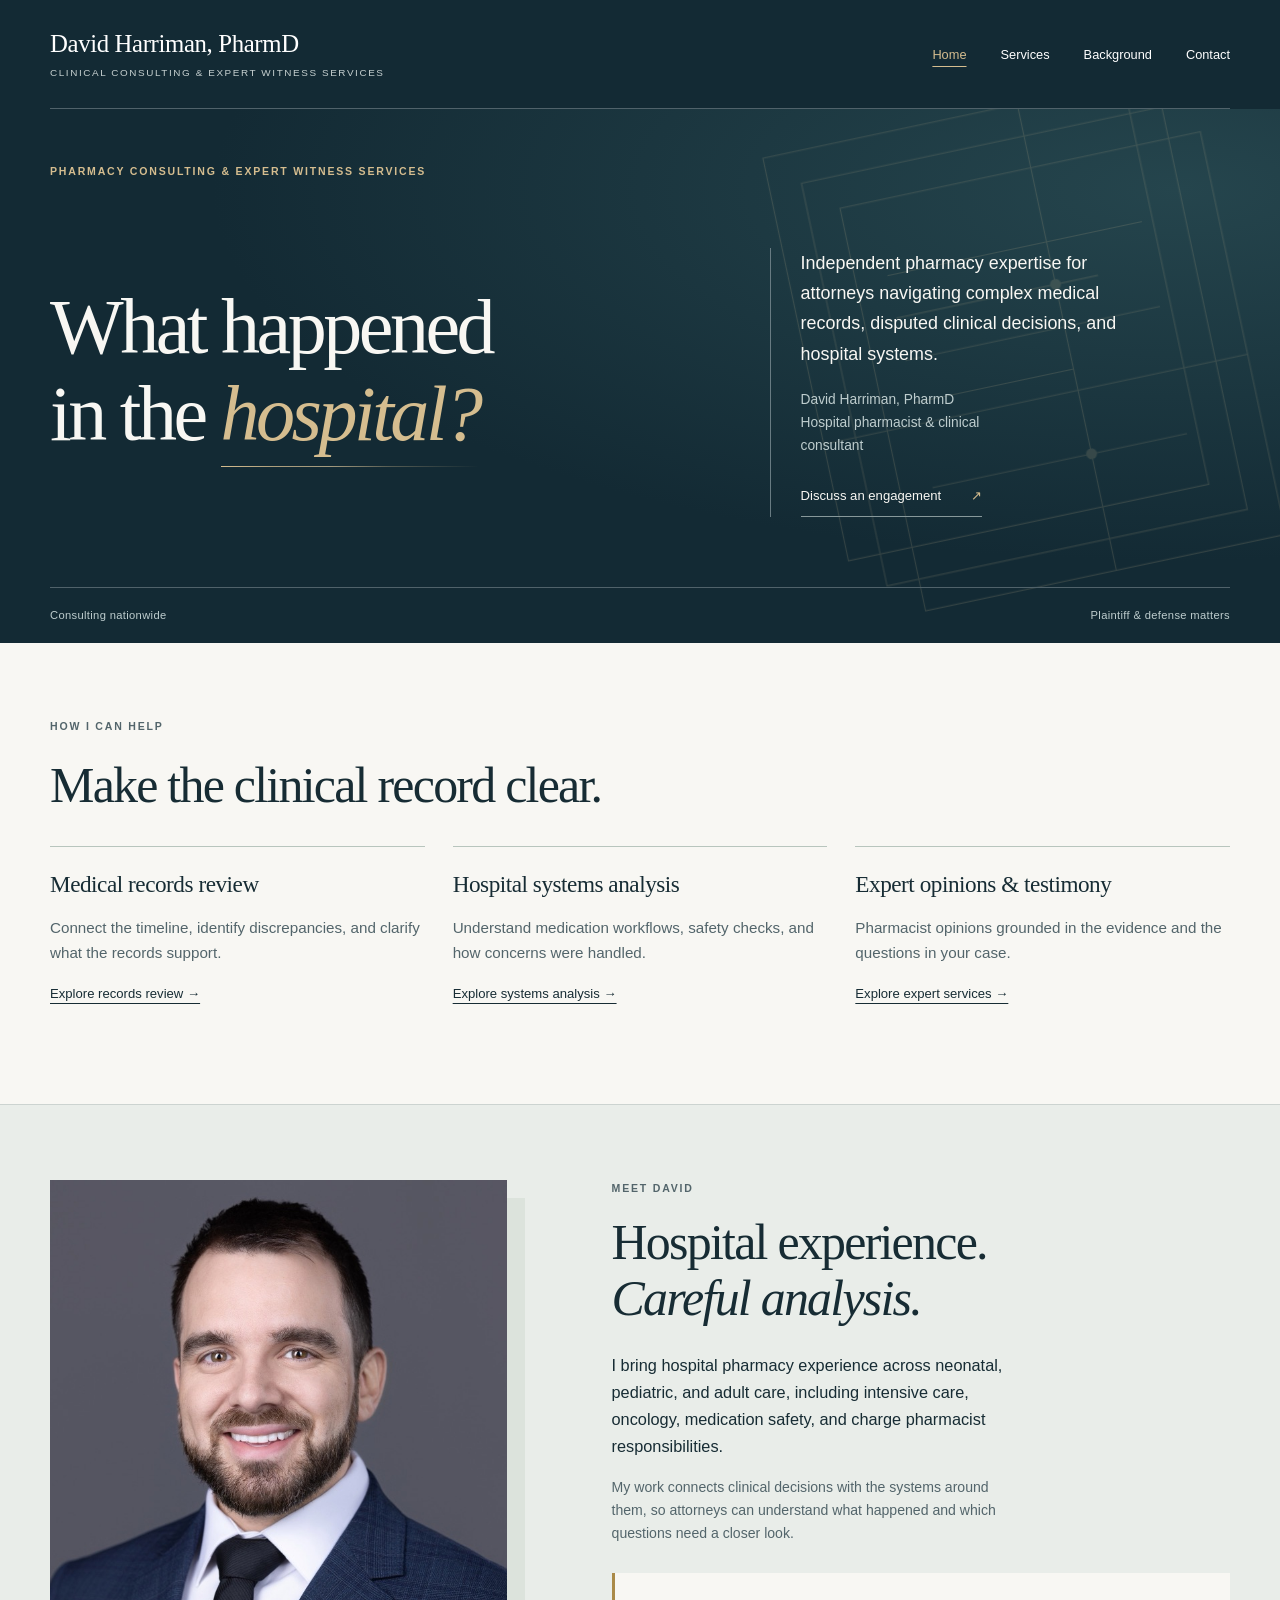
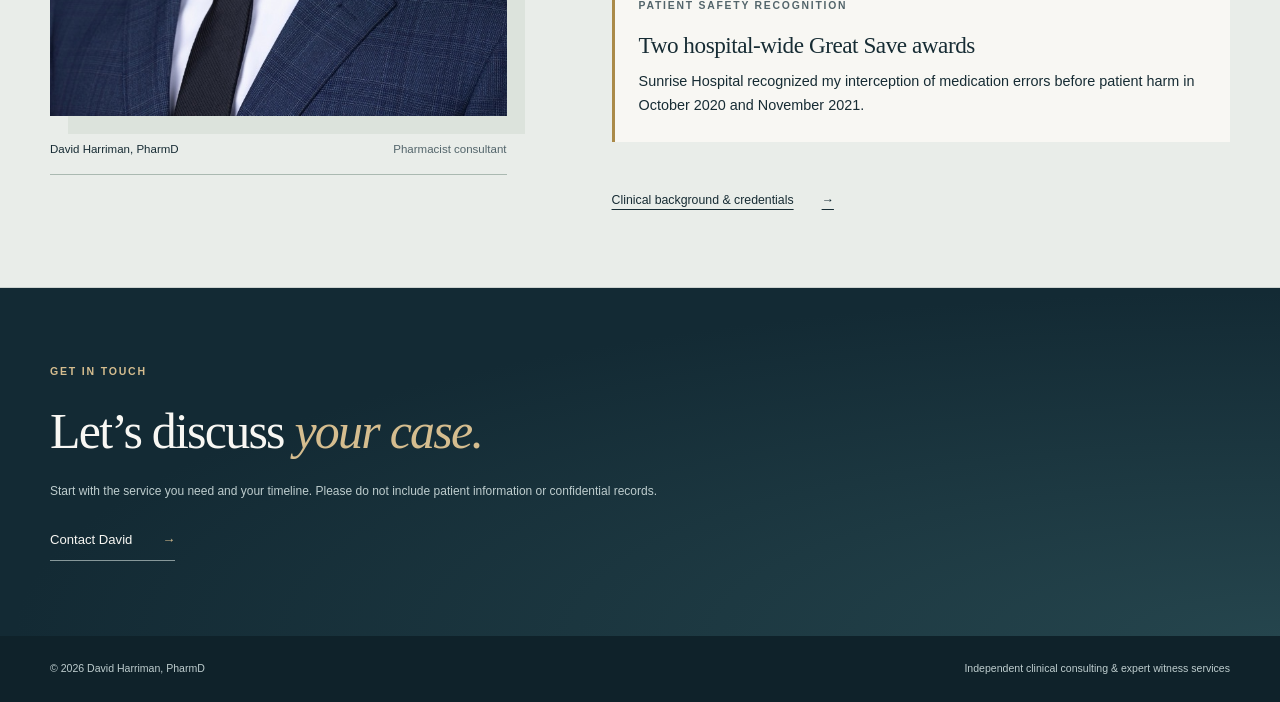
<file: index.html>
<!DOCTYPE html>
<html lang="en">
<head>
<meta charset="utf-8">
<meta name="viewport" content="width=device-width, initial-scale=1">
<title>David Harriman, PharmD | Medical Records & Hospital Systems Analysis</title>
<meta name="description" content="Independent pharmacist consulting and expert witness services for attorneys. Medical records analysis, hospital systems review, medication safety, malpractice, and clinical support for fraud and whistleblower matters.">
<meta name="theme-color" content="#132e39">
<link rel="canonical" href="https://harrimanpharmd.com/">
<style>
:root{--ink:#172c34;--muted:#53656b;--paper:#f8f7f3;--navy:#132a34;--line:#ccd3d0;--gold:#d5bd8f}*{box-sizing:border-box}html{scroll-padding-top:25px}body{margin:0;background:var(--paper);color:var(--ink);font:16px/1.65 -apple-system,BlinkMacSystemFont,"Segoe UI",Arial,sans-serif}h1,h2,h3,p{margin:0}h1,h2,h3{font-family:Georgia,"Times New Roman",serif;font-weight:400;line-height:1.12}h1{font-size:clamp(3.4rem,6.2vw,5.8rem);letter-spacing:-.045em}h2{font-size:clamp(2.2rem,3.9vw,3.6rem);letter-spacing:-.035em}h3{font-size:1.6rem;letter-spacing:-.02em}em{font-weight:400}a{color:inherit;text-underline-offset:5px}a:hover{text-decoration-thickness:2px}a:focus-visible,summary:focus-visible,main:focus-visible{outline:3px solid #9b773d;outline-offset:5px}.hero a:focus-visible,.contact a:focus-visible{outline-color:var(--gold)}.wrap{width:min(1180px,100% - 96px);margin:auto}.skip{position:absolute;top:-100px;left:20px;z-index:5;background:white;padding:12px}.skip:focus{top:12px}.top{background:var(--navy);color:#fff}.top .wrap{display:flex;justify-content:space-between;align-items:center;padding-block:28px;border-bottom:1px solid #50626a;gap:30px}.brand{text-decoration:none;line-height:1.3}.brand strong{display:block;font-family:Georgia,serif;font-size:1.55rem;font-weight:400;letter-spacing:-.015em}.brand strong .degree{display:inline;font:inherit;letter-spacing:inherit;text-transform:none;color:inherit}.brand span{display:block;font-size:.62rem;letter-spacing:.16em;text-transform:uppercase;color:#c6d0d0;margin-top:7px}nav{display:flex;align-items:center;gap:34px}nav a{font-size:.8rem;text-decoration:none;padding:9px 0}nav a:hover{text-decoration:underline}.nav-contact{border-bottom:1px solid var(--gold)}.nav-contact span{margin-left:20px;color:var(--gold)}.hero{background:var(--navy);color:#f8f7f3;padding-top:54px}.eyebrow{font-size:.66rem;text-transform:uppercase;letter-spacing:.17em;font-weight:600;color:var(--muted);margin-bottom:23px}.hero .eyebrow{color:var(--gold)}.hero-grid{display:grid;grid-template-columns:1.4fr 1fr;gap:75px;align-items:center;padding:20px 0 70px}.hero h1 em{color:var(--gold)}.hero-aside{border-left:1px solid #687b82;padding-left:30px;margin-top:24px}.lead{font-size:1.12rem;line-height:1.7;max-width:34ch}.hero-note{color:#becdce;font-size:.86rem;margin-top:20px;max-width:30ch}.hero-link{font-size:.82rem;display:inline-flex;justify-content:space-between;gap:30px;margin-top:28px;padding-bottom:9px;border-bottom:1px solid #87989a;text-decoration:none}.hero-link span{color:var(--gold)}.hero-foot{display:flex;gap:40px;border-top:1px solid #50626a;padding-block:18px;font-size:.7rem;letter-spacing:.03em;color:#becdce}.hero-foot span:last-child{margin-left:auto}.section{padding-block:75px;border-bottom:1px solid var(--line)}.service-layout>div:first-child{display:flex;justify-content:space-between;align-items:start;gap:50px;margin-bottom:48px}.service-layout>div:first-child h2{font-size:2.5rem;max-width:22ch}.service-layout>div:first-child .eyebrow{padding-top:10px;white-space:nowrap}.service-list{list-style:none;padding:0;margin:0;display:grid;grid-template-columns:repeat(3,1fr);gap:38px}.service-list li{border-top:1px solid #879891;padding-top:22px}.index{display:block;color:var(--muted);font-size:.69rem;margin-bottom:22px}.service-list h3{max-width:15ch}.service-list p{font-size:.9rem;color:var(--muted);margin-top:18px}.matter-line{font-size:.77rem;color:var(--muted);border-top:1px solid var(--line);padding-top:22px;margin-top:34px;max-width:105ch}.background{background:#e9ede9}.principal-grid{display:grid;grid-template-columns:.86fr 1.14fr;gap:95px;align-items:center}.principal-photo{margin:0}.portrait-frame{width:100%;aspect-ratio:4/4.7;overflow:hidden}.portrait{display:block;width:100%;height:100%;object-fit:cover;object-position:37% 50%}.principal-photo figcaption{display:flex;justify-content:space-between;gap:20px;font-size:.72rem;border-bottom:1px solid #aab9b1;padding:15px 0}.principal-photo figcaption span{color:var(--muted)}.principal-copy .eyebrow{margin-bottom:18px}.bio-intro{margin-top:25px;font-size:1.03rem;max-width:46ch}.bio-body{margin-top:16px;font-size:.88rem;color:var(--muted);max-width:52ch}.expertise-lines{margin-top:25px;border-top:1px solid #b8c5bd}.expertise-lines p{padding:10px 0;border-bottom:1px solid #b8c5bd;font-size:.8rem}.bio-detail{margin-top:20px}.bio-detail summary{display:flex;justify-content:space-between;gap:15px;cursor:pointer;font-size:.78rem;padding-block:8px;list-style:none}.bio-detail summary::-webkit-details-marker{display:none}.bio-detail[open] summary span{transform:rotate(45deg)}.bio-details p{font-size:.82rem;margin-top:14px;color:var(--muted)}.cv-link{display:inline-flex;gap:28px;font-size:.77rem;margin-top:20px}.contact{background:var(--navy);color:var(--paper);border:0}.contact-grid{display:grid;grid-template-columns:1fr 1fr;gap:100px}.contact .eyebrow{color:var(--gold)}.contact h2{font-size:3.8rem}.contact h2 em{color:var(--gold)}.contact-address{margin-top:26px;font-size:1.04rem;overflow-wrap:anywhere}.contact-address a{display:inline-block;padding-block:5px}.small{font-size:.75rem;color:#becdce;margin-top:22px}.inquiry{border-top:1px solid #71858b;padding-top:25px;align-self:center}.inquiry h3{font-size:1.5rem}.inquiry p{color:#d2dcdb;font-size:.86rem;margin-top:18px}.inquiry .small{font-size:.74rem;color:#becdce}footer{background:#0f222a;color:#becdce}.footer-grid{display:flex;justify-content:space-between;gap:20px;padding-block:24px;font-size:.66rem}
@media(max-width:950px){.wrap{width:calc(100% - 56px)}.hero-grid{gap:35px;grid-template-columns:1.4fr 1fr}.hero-aside{padding-left:22px}.lead{font-size:1rem}.principal-grid{gap:45px}.service-list{gap:25px}.contact-grid{gap:45px}.section{padding-block:55px}}
@media(max-width:650px){.wrap{width:calc(100% - 40px)}.top .wrap{flex-direction:column;align-items:flex-start;padding-block:21px;gap:18px}.brand strong{font-size:1.3rem}.brand span{font-size:.55rem}nav{width:100%;justify-content:space-between;gap:20px}nav a{font-size:.76rem}.nav-contact span{margin-left:12px}.hero{padding-top:33px}.hero .eyebrow{font-size:.59rem;max-width:34ch}.hero-grid{grid-template-columns:1fr;gap:30px;padding-bottom:35px}h1{font-size:clamp(2.9rem,10.9vw,4.3rem)}.hero-aside{border-left:0;border-top:1px solid #687b82;padding:23px 0 0;margin:0}.lead{max-width:40ch}.hero-note{max-width:40ch;margin-top:12px}.hero-link{margin-top:20px}.hero-foot{flex-wrap:wrap;gap:7px 20px;font-size:.65rem}.hero-foot span:last-child{margin-left:0;width:100%}.section{padding-block:42px}.service-layout>div:first-child{display:block;margin-bottom:30px}.service-layout>div:first-child h2{font-size:2.1rem}.service-layout>div:first-child .eyebrow{padding:0;margin-bottom:16px}.service-list{grid-template-columns:1fr;gap:25px}.service-list li{display:grid;grid-template-columns:25px 1fr;gap:15px;padding-top:19px}.service-list h3{max-width:none;font-size:1.5rem}.service-list p{margin-top:12px}.index{padding-top:6px;margin:0}.principal-grid{grid-template-columns:1fr;gap:32px}.principal-photo{width:min(100%,340px);margin:auto}.principal-copy h2{font-size:2.7rem}.contact-grid{grid-template-columns:1fr;gap:35px}.contact h2{font-size:3rem}.inquiry{padding-top:22px}.footer-grid{flex-direction:column;gap:7px}.matter-line{font-size:.74rem}.principal-photo figcaption{font-size:.69rem}}
@media(prefers-reduced-motion:no-preference){html{scroll-behavior:smooth}}
@media print{.top,.skip,.hero-link{display:none}.wrap{width:100%}.hero,.contact,footer{background:white;color:#172c34}.hero .eyebrow,.hero h1 em,.hero-note,.hero-foot,.contact .eyebrow,.contact h2 em,.inquiry p,.small{color:#53656b}.hero{padding:10px 0}.hero-grid,.section{padding-block:20px}.hero-grid{gap:30px}h1{font-size:3rem}.background{background:white}.principal-grid{grid-template-columns:180px 1fr;gap:30px}.service-list li{break-inside:avoid}}
.perspectives{margin-top:25px;border-top:1px solid #b8c5bd}.perspectives>div{display:grid;grid-template-columns:110px 1fr;gap:20px;padding:15px 0;border-bottom:1px solid #b8c5bd}.perspectives h3{font-family:inherit;font-weight:600;font-size:.77rem;line-height:1.5}.perspectives p{font-size:.8rem;line-height:1.65;color:var(--muted)}.principal-grid{align-items:start}.principal-copy .bio-intro{font-size:1.02rem}.contact h2{font-size:clamp(2.4rem,3.9vw,3.5rem)}.service-layout>div:first-child h2{max-width:25ch;font-size:2.25rem}.hero h1{font-size:clamp(3.4rem,6.1vw,5.6rem)}
@media(max-width:650px){.hero h1{font-size:clamp(2.7rem,10.3vw,4rem)}.hero-grid{gap:25px;padding-block:8px 34px}.perspectives>div{grid-template-columns:1fr;gap:7px}.service-layout>div:first-child h2{font-size:1.95rem}.brand strong{font-size:1.3rem}.brand>span{font-size:.53rem}}

/* Quiet visual structure; all content remains visible without JavaScript. */
.hero{position:relative;isolation:isolate;overflow:hidden;background:radial-gradient(ellipse at 92% 15%,#25454d 0,transparent 58%),var(--navy)}
.hero>.wrap{position:relative;z-index:1}.hero-art{position:absolute;right:-80px;top:-90px;width:650px;height:650px;opacity:.16;pointer-events:none;color:var(--gold);transform:rotate(-12deg)}
.hero-art path{fill:none;stroke:currentColor;stroke-width:1}.hero-art circle{fill:var(--gold)}
.hero h1 em{position:relative;display:inline-block}.hero h1 em:after{content:"";position:absolute;left:0;right:0;bottom:-9px;height:1px;background:linear-gradient(90deg,var(--gold),transparent);transform-origin:left}
.service-art{display:block;width:100%;height:100px;margin:0 0 27px;color:#7b8f88;background:linear-gradient(135deg,#edf0e9,#f8f7f3);border-radius:2px}
.service-art path,.service-art rect,.service-art circle{fill:none;stroke:currentColor;stroke-width:1.2;vector-effect:non-scaling-stroke}.service-art .accent{stroke:#937440;stroke-width:1.8}.service-art .wash{fill:#d5bd8f;fill-opacity:.14;stroke:none}
.service-list li{position:relative}.service-list li:before{content:"";position:absolute;left:0;top:-1px;width:44px;height:2px;background:#937440;transform-origin:left}
.portrait-frame{box-shadow:18px 18px 0 #dce3dc;position:relative}.principal-photo{padding-right:10px}.principal-photo figcaption{margin-top:9px}.hero-link span,.cv-link span,.nav-contact span{display:inline-block}.contact{background:radial-gradient(ellipse at 100% 100%,#25454d,transparent 70%),var(--navy)}
@media(prefers-reduced-motion:no-preference){
.hero-art{animation:arrive-art 1.8s ease-out both,float-art 20s 1.8s ease-in-out infinite}.hero h1 em:after{background-image:linear-gradient(90deg,transparent,rgba(245,225,184,.28),transparent),linear-gradient(90deg,var(--gold),transparent);background-size:45% 100%,100% 100%;background-repeat:no-repeat;background-position:35% 0,0 0;animation:draw-rule 1.3s .2s ease-out both,underline-drift 8s 1.5s ease-in-out infinite}
.hero-link span,.cv-link span,.nav-contact span{transition:transform .25s ease}.hero-link:hover span,.cv-link:hover span,.nav-contact:hover span{transform:translate(3px,-3px)}
.service-list li:before{transition:transform .35s ease}.service-list li:hover:before{transform:scaleX(2)}
@keyframes arrive-art{from{opacity:0;transform:translateX(20px) rotate(-10deg)}to{opacity:.16;transform:translateX(0) rotate(-12deg)}}
@keyframes float-art{0%,100%{transform:translate(0,0) rotate(-12deg)}33%{transform:translate(-18px,-14px) rotate(-9deg)}66%{transform:translate(8px,-24px) rotate(-14deg)}}
@keyframes underline-drift{0%,100%{background-position:35% 0,0 0}50%{background-position:65% 0,0 0}}
@keyframes draw-rule{from{transform:scaleX(0)}to{transform:scaleX(1)}}
}
@media(max-width:650px){.hero-art{width:430px;height:430px;right:-210px;top:-20px}.service-art{height:90px;margin-bottom:20px}.portrait-frame{box-shadow:10px 10px 0 #dce3dc}}
@media print{.hero-art,.service-art{display:none}.portrait-frame{box-shadow:none}.hero,.contact{background:white}}

.hero-foot span:nth-child(2){margin-left:auto}@media(max-width:650px){.hero-foot span:nth-child(2){margin-left:0}}

@media(prefers-reduced-motion:no-preference){
.hero h1{animation:headline-arrive 2.2s .1s cubic-bezier(.16,1,.3,1) both}
@keyframes headline-arrive{from{opacity:0;transform:translateY(22px)}to{opacity:1;transform:translateY(0)}}
}
.cv-actions{display:flex;flex-wrap:wrap;gap:0 32px}.cv-actions .cv-link{gap:14px}
</style>
<link rel="stylesheet" href="navigation.css?v=20261025">
</head>
<body>
<a class="skip" href="#main">Skip to content</a>
<header class="top"><div class="wrap"><a class="brand" href="#main" aria-label="David Harriman, PharmD home"><strong>David Harriman<span class="degree">, PharmD</span></strong><span>Clinical consulting &amp; expert witness services</span></a><nav aria-label="Main navigation"><a href="index.html" aria-current="page">Home</a><a href="practice.html">Services</a><a href="experience.html">Background</a><a href="contact.html">Contact</a></nav></div></header>
<main id="main" tabindex="-1">
<section class="hero" aria-labelledby="hero-title"><svg class="hero-art" viewBox="0 0 600 600" aria-hidden="true" focusable="false"><path d="M90 80H430V460H90Z M120 110H460V490H120Z M150 140H490V520H150Z M180 210H420 M180 250H370 M180 290H420 M180 330H330 M180 410H420 M330 80V520 M90 350H490"/><circle cx="330" cy="250" r="5"/><circle cx="330" cy="410" r="5"/></svg><div class="wrap"><p class="eyebrow">Pharmacy consulting &amp; expert witness services</p><div class="hero-grid"><h1 id="hero-title">What happened<br>in the <em>hospital?</em></h1><div class="hero-aside"><p class="lead">Independent pharmacy expertise for attorneys navigating complex medical records, disputed clinical decisions, and hospital systems.</p><p class="hero-note">David Harriman, PharmD<br>Hospital pharmacist &amp; clinical consultant</p><a class="hero-link" href="contact.html">Discuss an engagement <span aria-hidden="true">↗</span></a></div></div><div class="hero-foot"><span>Consulting nationwide</span><span>Plaintiff &amp; defense matters</span></div></div></section>
<section class="section" id="matters" aria-labelledby="matters-title"><div class="wrap"><p class="eyebrow">How I can help</p><h2 id="matters-title">Make the clinical record clear.</h2><div class="overview-cards"><a href="practice.html#records"><h3>Medical records review</h3><p>Connect the timeline, identify discrepancies, and clarify what the records support.</p><span>Explore records review →</span></a><a href="practice.html#systems"><h3>Hospital systems analysis</h3><p>Understand medication workflows, safety checks, and how concerns were handled.</p><span>Explore systems analysis →</span></a><a href="practice.html#opinions"><h3>Expert opinions &amp; testimony</h3><p>Pharmacist opinions grounded in the evidence and the questions in your case.</p><span>Explore expert services →</span></a></div></div></section>
<section class="section background" id="background" aria-labelledby="background-title"><div class="wrap principal-grid"><figure class="principal-photo"><div class="portrait-frame"><img class="portrait" src="headshot.jpg" alt="David Harriman, PharmD" width="800" height="800" loading="lazy"></div><figcaption>David Harriman, PharmD <span>Pharmacist consultant</span></figcaption></figure><div class="principal-copy"><p class="eyebrow">Meet David</p><h2 id="background-title">Hospital experience.<br><em>Careful analysis.</em></h2><p class="bio-intro">I bring hospital pharmacy experience across neonatal, pediatric, and adult care, including intensive care, oncology, medication safety, and charge pharmacist responsibilities.</p><p class="bio-body">My work connects clinical decisions with the systems around them, so attorneys can understand what happened and which questions need a closer look.</p><aside class="recognition" aria-label="Patient safety recognition"><p class="eyebrow">Patient safety recognition</p><h3>Two hospital-wide Great Save awards</h3><p>Sunrise Hospital recognized my interception of medication errors before patient harm in October 2020 and November 2021.</p></aside><a class="cv-link" href="experience.html">Clinical background &amp; credentials <span aria-hidden="true">→</span></a></div></div></section>
<section class="section contact" id="contact" aria-labelledby="contact-title"><div class="wrap"><p class="eyebrow">Get in touch</p><h2 id="contact-title">Let’s discuss <em>your case.</em></h2><p class="small">Start with the service you need and your timeline. Please do not include patient information or confidential records.</p><a class="hero-link" href="contact.html">Contact David <span aria-hidden="true">→</span></a></div></section>
</main>
<footer><div class="wrap footer-grid"><p>&copy; 2026 David Harriman, PharmD</p><p>Independent clinical consulting &amp; expert witness services</p></div></footer>
<script>
(() => {
  const motion = window.matchMedia('(prefers-reduced-motion: reduce)');
  if (motion.matches || !('IntersectionObserver' in window) || !Element.prototype.animate) return;
  const running = new Set();
  const observer = new IntersectionObserver(entries => {
    for (const entry of entries) {
      if (!entry.isIntersecting) continue;
      observer.unobserve(entry.target);
      if (motion.matches) continue;
      const animation = entry.target.animate([
        {opacity: .35, transform: 'translateY(14px)'},
        {opacity: 1, transform: 'translateY(0)'}
      ], {duration: 650, easing: 'cubic-bezier(.2,.65,.3,1)'});
      running.add(animation);
      animation.onfinish = () => running.delete(animation);
    }
  }, {threshold: .12});
  document.querySelectorAll('.hero-aside, .service-list li, .principal-photo, .principal-copy, .contact-grid').forEach(el => observer.observe(el));
  motion.addEventListener('change', () => {
    if (motion.matches) { observer.disconnect(); running.forEach(animation => animation.cancel()); running.clear(); }
  });
})();
</script>
</body>
</html>
</file>
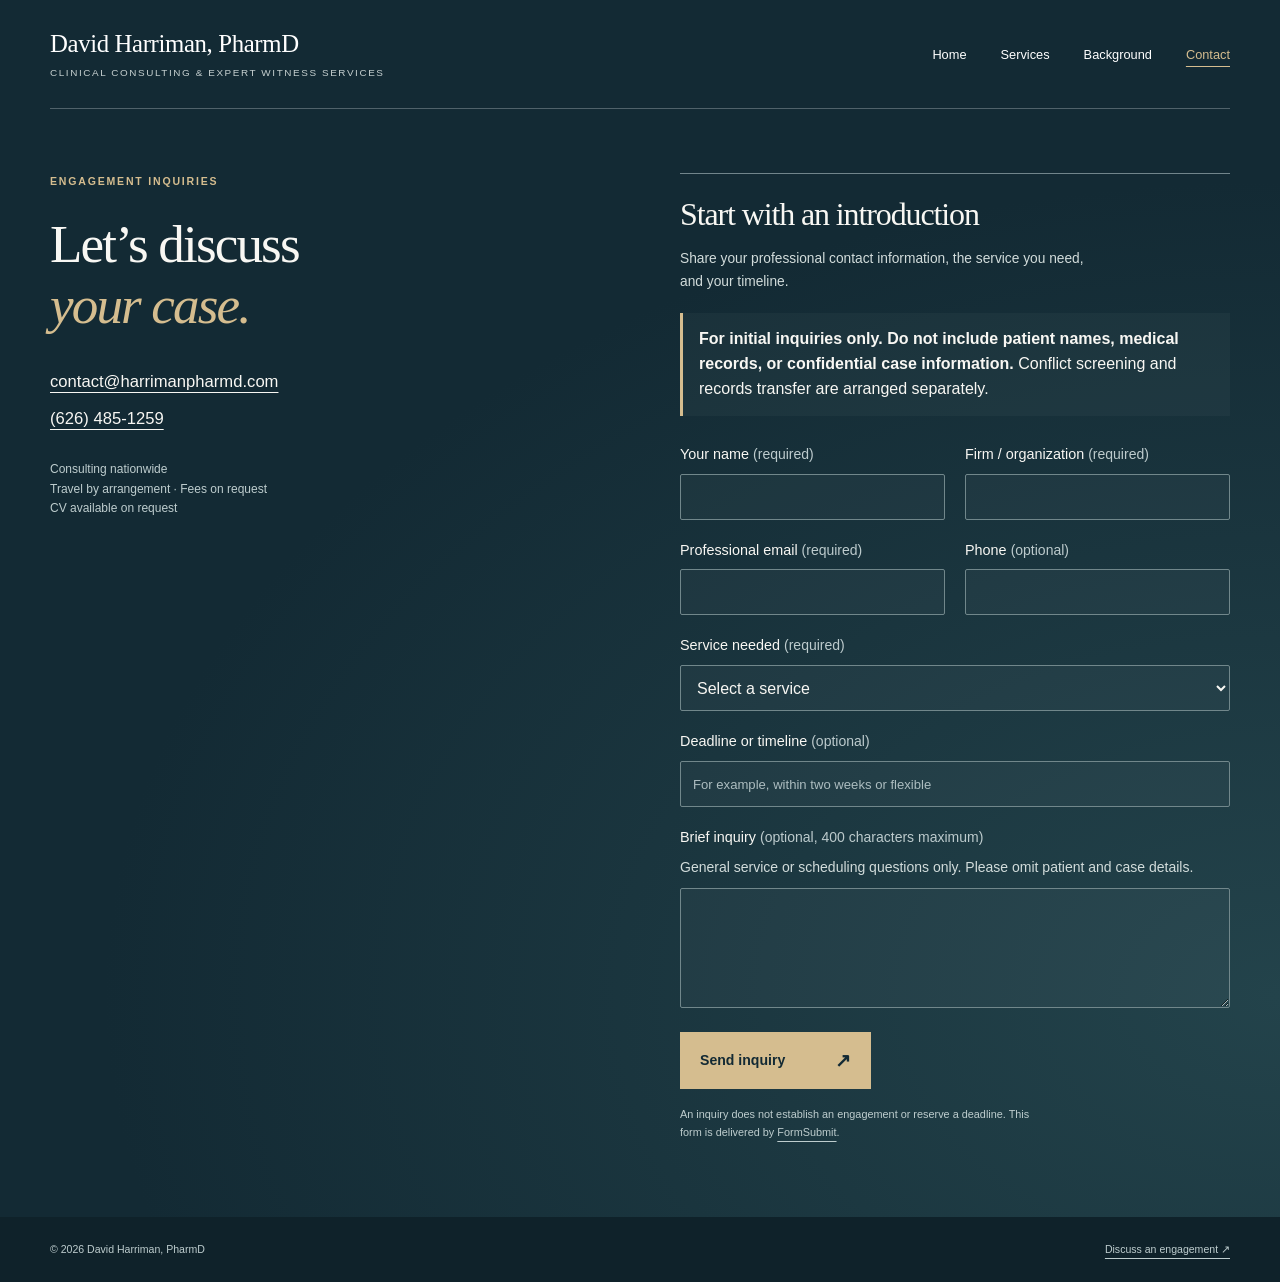
<file: contact.html>
<!DOCTYPE html>
<html lang="en">
<head>
<meta charset="utf-8">
<meta name="viewport" content="width=device-width, initial-scale=1">
<title>David Harriman, PharmD | Contact | Engagement Inquiries</title>
<meta name="description" content="Discuss a pharmacist consulting engagement, clinical questions, scope, and deadlines with David Harriman. Consulting nationwide.">
<meta name="theme-color" content="#132e39">
<link rel="canonical" href="https://harrimanpharmd.com/contact.html">
<link rel="stylesheet" href="styles.css?v=55a1c35e2c81">

<link rel="stylesheet" href="contact.css?v=3">
<link rel="stylesheet" href="navigation.css?v=20261025">
</head>
<body class="contact-page"><a class="skip" href="#main">Skip to content</a><header class="top"><div class="wrap"><a class="brand" href="index.html" aria-label="David Harriman, PharmD home"><strong>David Harriman<span class="degree">, PharmD</span></strong><span>Clinical consulting &amp; expert witness services</span></a><nav aria-label="Main navigation"><a href="index.html">Home</a><a href="practice.html">Services</a><a href="experience.html">Background</a><a href="contact.html" aria-current="page">Contact</a></nav></div></header><main id="main" tabindex="-1"><section class="section contact" id="contact" aria-labelledby="contact-title"><div class="wrap contact-grid"><div><p class="eyebrow">Engagement inquiries</p><h1 id="contact-title">Let’s discuss<br><em>your&nbsp;case.</em></h1><p class="contact-address"><a href="mailto:contact@harrimanpharmd.com?subject=Attorney%20consulting%20inquiry">contact@harrimanpharmd.com</a><br><a href="tel:+16264851259">(626) 485-1259</a></p><p class="small">Consulting nationwide<br>Travel by arrangement · Fees on request<br>CV available on request</p></div><div class="inquiry">
<h2 class="inquiry-title">Start with an introduction</h2>
<p class="form-intro">Share your professional contact information, the service you need, and your timeline.</p>
<p id="privacy-note" class="inquiry-privacy"><strong>For initial inquiries only. Do not include patient names, medical records, or confidential case information.</strong> Conflict screening and records transfer are arranged separately.</p>
<form action="https://formsubmit.co/contact@harrimanpharmd.com" method="POST" aria-label="Engagement inquiry" aria-describedby="privacy-note">
<input type="hidden" name="_subject" value="New engagement inquiry | harrimanpharmd.com">
<input type="hidden" name="_next" value="https://harrimanpharmd.com/inquiry-received.html">
<input type="hidden" name="_template" value="table">
<div class="form-fields">
<div class="field"><label for="name">Your name <span>(required)</span></label><input id="name" name="name" autocomplete="name" maxlength="150" required></div>
<div class="field"><label for="firm">Firm / organization <span>(required)</span></label><input id="firm" name="firm" autocomplete="organization" maxlength="200" required></div>
<div class="field"><label for="email">Professional email <span>(required)</span></label><input id="email" name="email" type="email" autocomplete="email" maxlength="254" required></div>
<div class="field"><label for="phone">Phone <span>(optional)</span></label><input id="phone" name="phone" type="tel" autocomplete="tel" maxlength="50"></div>
<div class="field full"><label for="service">Service needed <span>(required)</span></label><select id="service" name="service" required><option value="" disabled selected>Select a service</option><option value="Clinical case review">Clinical case review</option><option value="Hospital pharmacy systems review">Hospital pharmacy systems review</option><option value="Expert opinions and testimony">Expert opinions and testimony</option><option value="CV or fee schedule">CV or fee schedule</option><option value="General inquiry">General inquiry</option></select></div>
<div class="field full"><label for="deadline">Deadline or timeline <span>(optional)</span></label><input id="deadline" name="deadline" placeholder="For example, within two weeks or flexible" maxlength="100" aria-describedby="privacy-note"></div>
<div class="field full"><label for="inquiry">Brief inquiry <span>(optional, 400 characters maximum)</span></label><p id="inquiry-help" class="field-help">General service or scheduling questions only. Please omit patient and case details.</p><textarea id="inquiry" name="inquiry" rows="3" maxlength="400" aria-describedby="privacy-note inquiry-help"></textarea></div>
</div>
<button class="submit-inquiry" type="submit">Send inquiry <span aria-hidden="true">↗</span></button>
<p class="small form-disclosure">An inquiry does not establish an engagement or reserve a deadline. This form is delivered by <a href="https://formsubmit.co/privacy.pdf" target="_blank" rel="noopener">FormSubmit</a>.</p>
</form>
</div></div></section></main><footer><div class="wrap footer-grid"><p>&copy; 2026 David Harriman, PharmD</p><p><a href="contact.html">Discuss an engagement ↗</a></p></div></footer></body></html>
</file>
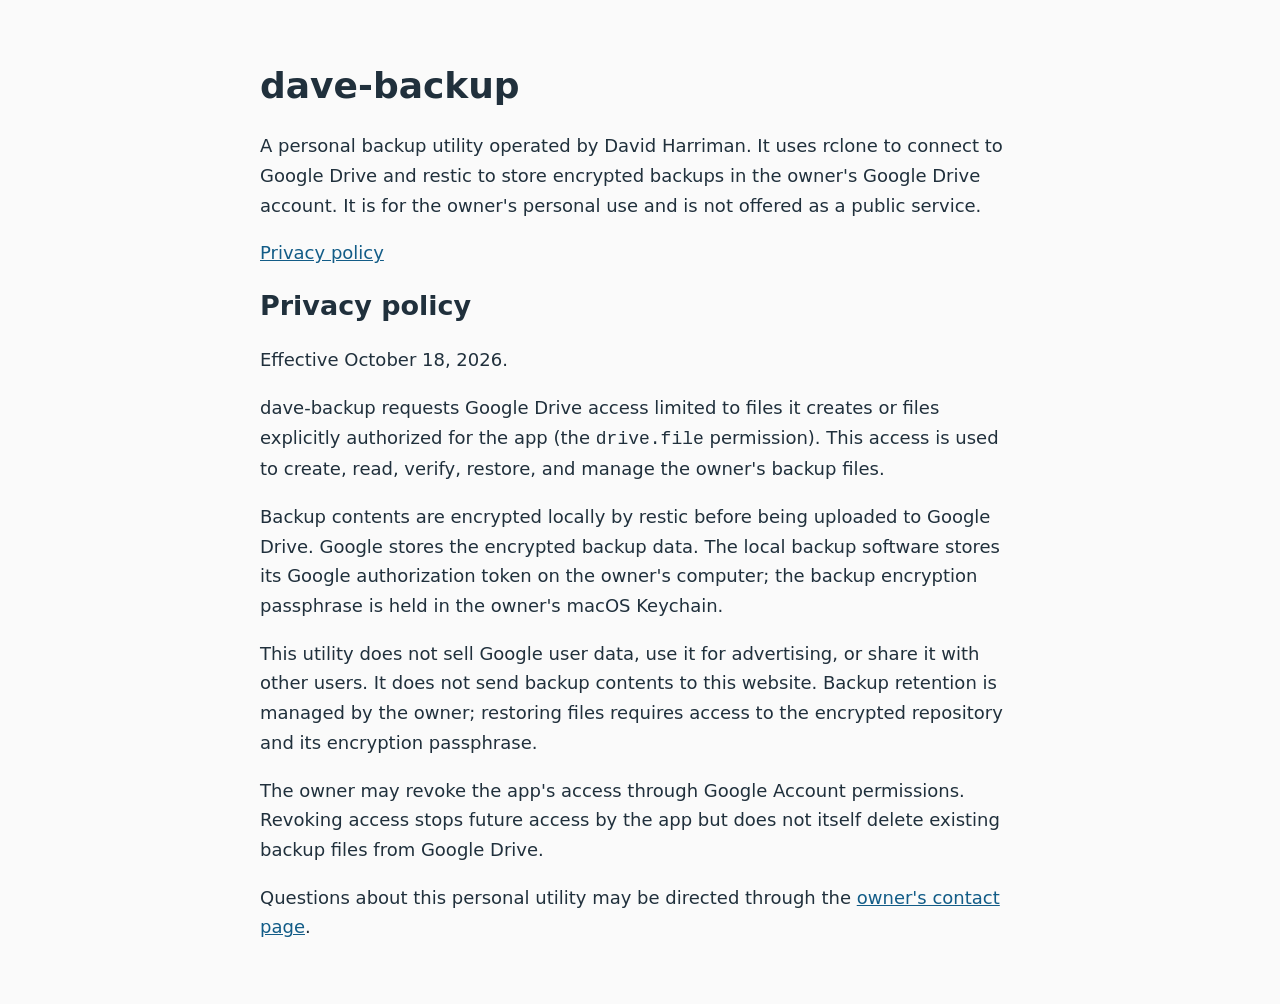
<file: dave-backup.html>
<!doctype html>
<html lang="en"><head><meta charset="utf-8"><meta name="viewport" content="width=device-width,initial-scale=1"><title>dave-backup — Personal backup utility</title><style>body{font:18px/1.65 system-ui,sans-serif;max-width:760px;margin:64px auto;padding:0 24px;color:#20303c;background:#fafafa}h1,h2{line-height:1.2}a{color:#125c87}</style></head><body>
<main><h1>dave-backup</h1><p>A personal backup utility operated by David Harriman. It uses rclone to connect to Google Drive and restic to store encrypted backups in the owner's Google Drive account. It is for the owner's personal use and is not offered as a public service.</p><p><a href="#privacy">Privacy policy</a></p>
<section id="privacy"><h2>Privacy policy</h2><p>Effective October 18, 2026.</p><p>dave-backup requests Google Drive access limited to files it creates or files explicitly authorized for the app (the <code>drive.file</code> permission). This access is used to create, read, verify, restore, and manage the owner's backup files.</p><p>Backup contents are encrypted locally by restic before being uploaded to Google Drive. Google stores the encrypted backup data. The local backup software stores its Google authorization token on the owner's computer; the backup encryption passphrase is held in the owner's macOS Keychain.</p><p>This utility does not sell Google user data, use it for advertising, or share it with other users. It does not send backup contents to this website. Backup retention is managed by the owner; restoring files requires access to the encrypted repository and its encryption passphrase.</p><p>The owner may revoke the app's access through Google Account permissions. Revoking access stops future access by the app but does not itself delete existing backup files from Google Drive.</p><p>Questions about this personal utility may be directed through the <a href="https://harrimanpharmd.com/contact.html">owner's contact page</a>.</p></section></main></body></html>
</file>
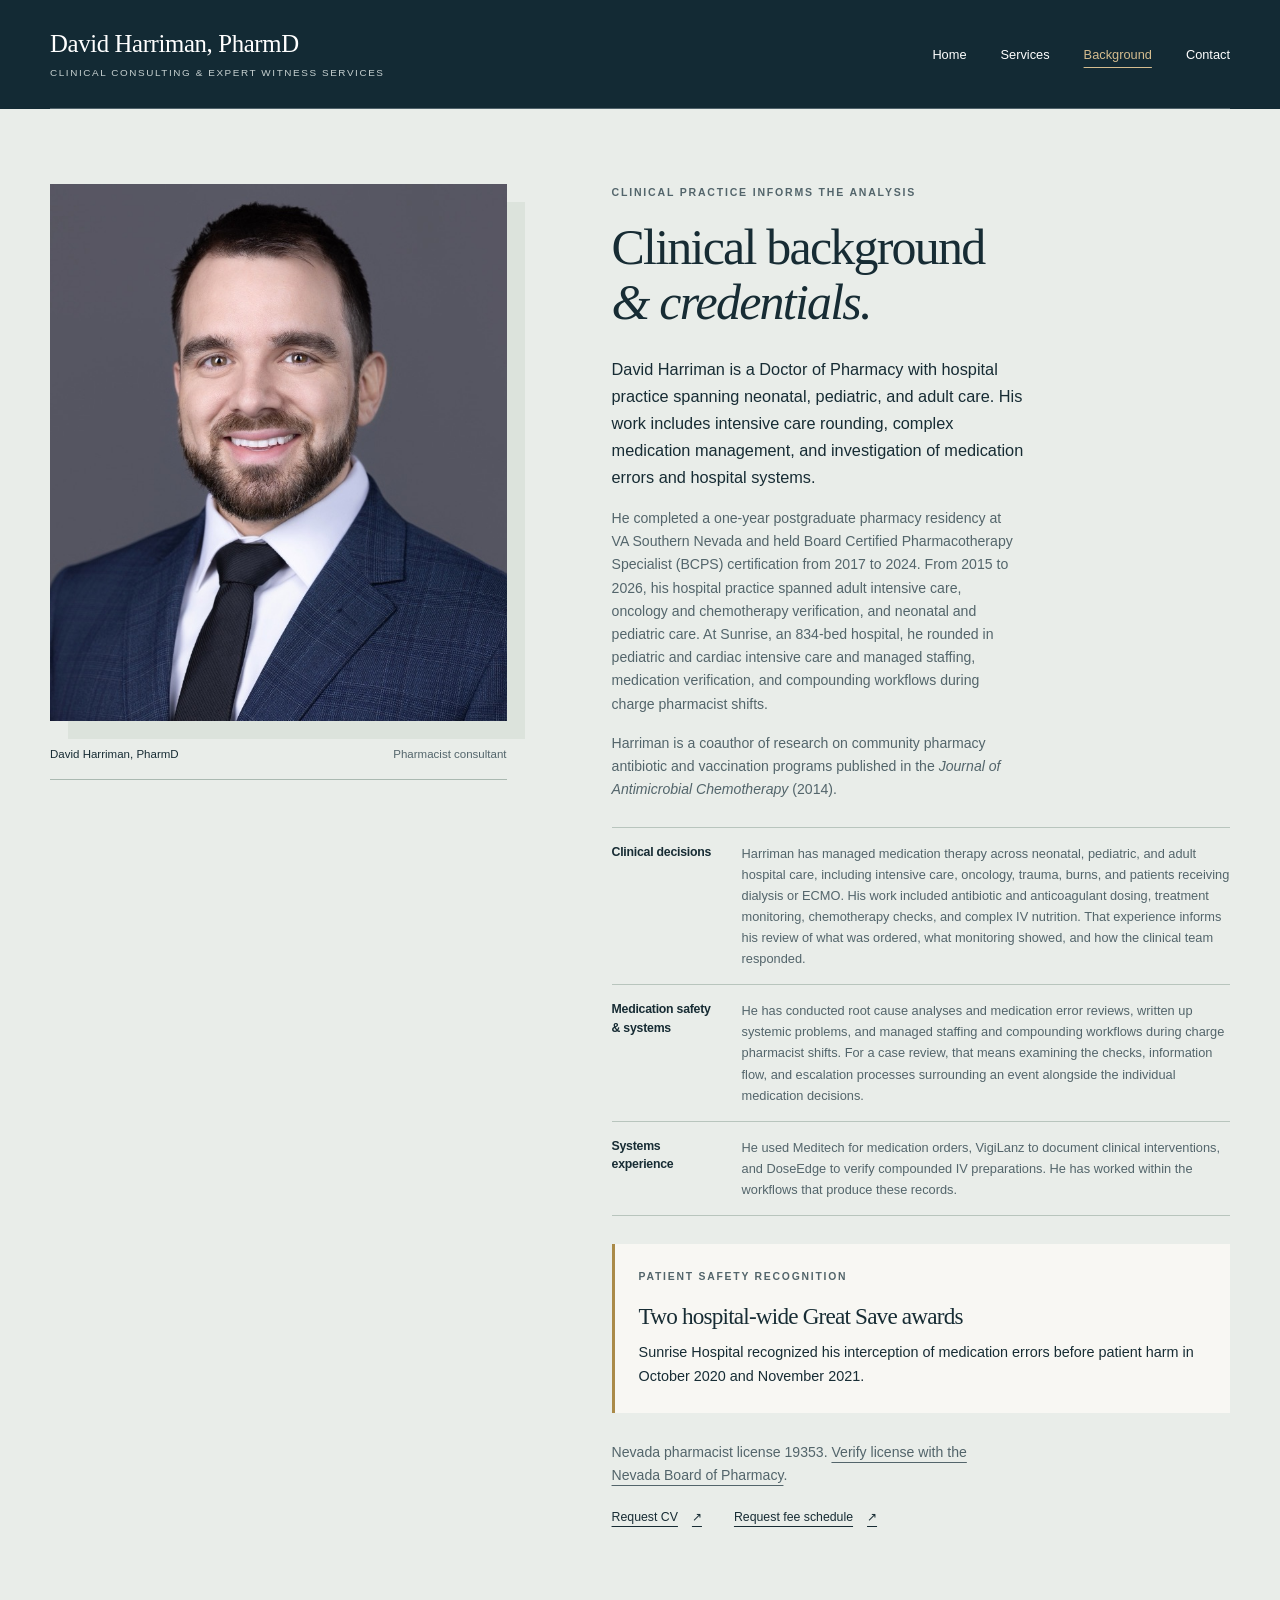
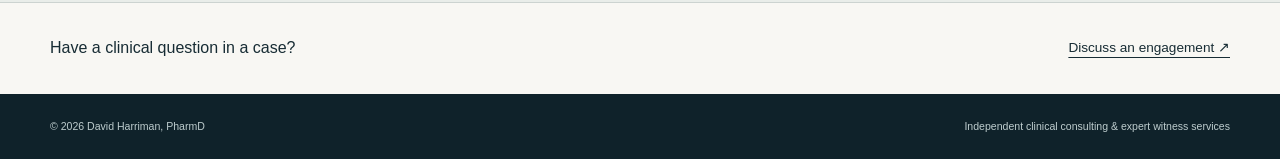
<file: experience.html>
<!DOCTYPE html>
<html lang="en">
<head>
<meta charset="utf-8">
<meta name="viewport" content="width=device-width, initial-scale=1">
<title>Background | David Harriman, PharmD</title>
<meta name="description" content="David Harriman’s hospital pharmacy, medication safety, systems review, and firsthand litigation experience.">
<meta name="theme-color" content="#132e39">
<link rel="canonical" href="https://harrimanpharmd.com/experience.html">
<style>
:root{--ink:#172c34;--muted:#53656b;--paper:#f8f7f3;--navy:#132a34;--line:#ccd3d0;--gold:#d5bd8f}*{box-sizing:border-box}html{scroll-padding-top:25px}body{margin:0;background:var(--paper);color:var(--ink);font:16px/1.65 -apple-system,BlinkMacSystemFont,"Segoe UI",Arial,sans-serif}h1,h2,h3,p{margin:0}h1,h2,h3{font-family:Georgia,"Times New Roman",serif;font-weight:400;line-height:1.12}h1{font-size:clamp(3.4rem,6.2vw,5.8rem);letter-spacing:-.045em}h2{font-size:clamp(2.2rem,3.9vw,3.6rem);letter-spacing:-.035em}h3{font-size:1.6rem;letter-spacing:-.02em}em{font-weight:400}a{color:inherit;text-underline-offset:5px}a:hover{text-decoration-thickness:2px}a:focus-visible,summary:focus-visible,main:focus-visible{outline:3px solid #9b773d;outline-offset:5px}.hero a:focus-visible,.contact a:focus-visible{outline-color:var(--gold)}.wrap{width:min(1180px,100% - 96px);margin:auto}.skip{position:absolute;top:-100px;left:20px;z-index:5;background:white;padding:12px}.skip:focus{top:12px}.top{background:var(--navy);color:#fff}.top .wrap{display:flex;justify-content:space-between;align-items:center;padding-block:28px;border-bottom:1px solid #50626a;gap:30px}.brand{text-decoration:none;line-height:1.3}.brand strong{display:block;font-family:Georgia,serif;font-size:1.55rem;font-weight:400;letter-spacing:-.015em}.brand strong .degree{display:inline;font:inherit;letter-spacing:inherit;text-transform:none;color:inherit}.brand span{display:block;font-size:.62rem;letter-spacing:.16em;text-transform:uppercase;color:#c6d0d0;margin-top:7px}nav{display:flex;align-items:center;gap:34px}nav a{font-size:.8rem;text-decoration:none;padding:9px 0}nav a:hover{text-decoration:underline}.nav-contact{border-bottom:1px solid var(--gold)}.nav-contact span{margin-left:20px;color:var(--gold)}.hero{background:var(--navy);color:#f8f7f3;padding-top:54px}.eyebrow{font-size:.66rem;text-transform:uppercase;letter-spacing:.17em;font-weight:600;color:var(--muted);margin-bottom:23px}.hero .eyebrow{color:var(--gold)}.hero-grid{display:grid;grid-template-columns:1.4fr 1fr;gap:75px;align-items:center;padding:20px 0 70px}.hero h1 em{color:var(--gold)}.hero-aside{border-left:1px solid #687b82;padding-left:30px;margin-top:24px}.lead{font-size:1.12rem;line-height:1.7;max-width:34ch}.hero-note{color:#becdce;font-size:.86rem;margin-top:20px;max-width:30ch}.hero-link{font-size:.82rem;display:inline-flex;justify-content:space-between;gap:30px;margin-top:28px;padding-bottom:9px;border-bottom:1px solid #87989a;text-decoration:none}.hero-link span{color:var(--gold)}.hero-foot{display:flex;gap:40px;border-top:1px solid #50626a;padding-block:18px;font-size:.7rem;letter-spacing:.03em;color:#becdce}.hero-foot span:last-child{margin-left:auto}.section{padding-block:75px;border-bottom:1px solid var(--line)}.service-layout>div:first-child{display:flex;justify-content:space-between;align-items:start;gap:50px;margin-bottom:48px}.service-layout>div:first-child h2{font-size:2.5rem;max-width:22ch}.service-layout>div:first-child .eyebrow{padding-top:10px;white-space:nowrap}.service-list{list-style:none;padding:0;margin:0;display:grid;grid-template-columns:repeat(3,1fr);gap:38px}.service-list li{border-top:1px solid #879891;padding-top:22px}.index{display:block;color:var(--muted);font-size:.69rem;margin-bottom:22px}.service-list h3{max-width:15ch}.service-list p{font-size:.9rem;color:var(--muted);margin-top:18px}.matter-line{font-size:.77rem;color:var(--muted);border-top:1px solid var(--line);padding-top:22px;margin-top:34px;max-width:105ch}.background{background:#e9ede9}.principal-grid{display:grid;grid-template-columns:.86fr 1.14fr;gap:95px;align-items:center}.principal-photo{margin:0}.portrait-frame{width:100%;aspect-ratio:4/4.7;overflow:hidden}.portrait{display:block;width:100%;height:100%;object-fit:cover;object-position:37% 50%}.principal-photo figcaption{display:flex;justify-content:space-between;gap:20px;font-size:.72rem;border-bottom:1px solid #aab9b1;padding:15px 0}.principal-photo figcaption span{color:var(--muted)}.principal-copy .eyebrow{margin-bottom:18px}.bio-intro{margin-top:25px;font-size:1.03rem;max-width:46ch}.bio-body{margin-top:16px;font-size:.88rem;color:var(--muted);max-width:52ch}.expertise-lines{margin-top:25px;border-top:1px solid #b8c5bd}.expertise-lines p{padding:10px 0;border-bottom:1px solid #b8c5bd;font-size:.8rem}.bio-detail{margin-top:20px}.bio-detail summary{display:flex;justify-content:space-between;gap:15px;cursor:pointer;font-size:.78rem;padding-block:8px;list-style:none}.bio-detail summary::-webkit-details-marker{display:none}.bio-detail[open] summary span{transform:rotate(45deg)}.bio-details p{font-size:.82rem;margin-top:14px;color:var(--muted)}.cv-link{display:inline-flex;gap:28px;font-size:.77rem;margin-top:20px}.contact{background:var(--navy);color:var(--paper);border:0}.contact-grid{display:grid;grid-template-columns:1fr 1fr;gap:100px}.contact .eyebrow{color:var(--gold)}.contact h2{font-size:3.8rem}.contact h2 em{color:var(--gold)}.contact-address{margin-top:26px;font-size:1.04rem;overflow-wrap:anywhere}.contact-address a{display:inline-block;padding-block:5px}.small{font-size:.75rem;color:#becdce;margin-top:22px}.inquiry{border-top:1px solid #71858b;padding-top:25px;align-self:center}.inquiry h3{font-size:1.5rem}.inquiry p{color:#d2dcdb;font-size:.86rem;margin-top:18px}.inquiry .small{font-size:.74rem;color:#becdce}footer{background:#0f222a;color:#becdce}.footer-grid{display:flex;justify-content:space-between;gap:20px;padding-block:24px;font-size:.66rem}
@media(max-width:950px){.wrap{width:calc(100% - 56px)}.hero-grid{gap:35px;grid-template-columns:1.4fr 1fr}.hero-aside{padding-left:22px}.lead{font-size:1rem}.principal-grid{gap:45px}.service-list{gap:25px}.contact-grid{gap:45px}.section{padding-block:55px}}
@media(max-width:650px){.wrap{width:calc(100% - 40px)}.top .wrap{flex-direction:column;align-items:flex-start;padding-block:21px;gap:18px}.brand strong{font-size:1.3rem}.brand span{font-size:.55rem}nav{width:100%;justify-content:space-between;gap:20px}nav a{font-size:.76rem}.nav-contact span{margin-left:12px}.hero{padding-top:33px}.hero .eyebrow{font-size:.59rem;max-width:34ch}.hero-grid{grid-template-columns:1fr;gap:30px;padding-bottom:35px}h1{font-size:clamp(2.9rem,10.9vw,4.3rem)}.hero-aside{border-left:0;border-top:1px solid #687b82;padding:23px 0 0;margin:0}.lead{max-width:40ch}.hero-note{max-width:40ch;margin-top:12px}.hero-link{margin-top:20px}.hero-foot{flex-wrap:wrap;gap:7px 20px;font-size:.65rem}.hero-foot span:last-child{margin-left:0;width:100%}.section{padding-block:42px}.service-layout>div:first-child{display:block;margin-bottom:30px}.service-layout>div:first-child h2{font-size:2.1rem}.service-layout>div:first-child .eyebrow{padding:0;margin-bottom:16px}.service-list{grid-template-columns:1fr;gap:25px}.service-list li{display:grid;grid-template-columns:25px 1fr;gap:15px;padding-top:19px}.service-list h3{max-width:none;font-size:1.5rem}.service-list p{margin-top:12px}.index{padding-top:6px;margin:0}.principal-grid{grid-template-columns:1fr;gap:32px}.principal-photo{width:min(100%,340px);margin:auto}.principal-copy h2{font-size:2.7rem}.contact-grid{grid-template-columns:1fr;gap:35px}.contact h2{font-size:3rem}.inquiry{padding-top:22px}.footer-grid{flex-direction:column;gap:7px}.matter-line{font-size:.74rem}.principal-photo figcaption{font-size:.69rem}}
@media(prefers-reduced-motion:no-preference){html{scroll-behavior:smooth}}
@media print{.top,.skip,.hero-link{display:none}.wrap{width:100%}.hero,.contact,footer{background:white;color:#172c34}.hero .eyebrow,.hero h1 em,.hero-note,.hero-foot,.contact .eyebrow,.contact h2 em,.inquiry p,.small{color:#53656b}.hero{padding:10px 0}.hero-grid,.section{padding-block:20px}.hero-grid{gap:30px}h1{font-size:3rem}.background{background:white}.principal-grid{grid-template-columns:180px 1fr;gap:30px}.service-list li{break-inside:avoid}}
.perspectives{margin-top:25px;border-top:1px solid #b8c5bd}.perspectives>div{display:grid;grid-template-columns:110px 1fr;gap:20px;padding:15px 0;border-bottom:1px solid #b8c5bd}.perspectives h3{font-family:inherit;font-weight:600;font-size:.77rem;line-height:1.5}.perspectives p{font-size:.8rem;line-height:1.65;color:var(--muted)}.principal-grid{align-items:start}.principal-copy .bio-intro{font-size:1.02rem}.contact h2{font-size:clamp(2.4rem,3.9vw,3.5rem)}.service-layout>div:first-child h2{max-width:25ch;font-size:2.25rem}.hero h1{font-size:clamp(3.4rem,6.1vw,5.6rem)}
@media(max-width:650px){.hero h1{font-size:clamp(2.7rem,10.3vw,4rem)}.hero-grid{gap:25px;padding-block:8px 34px}.perspectives>div{grid-template-columns:1fr;gap:7px}.service-layout>div:first-child h2{font-size:1.95rem}.brand strong{font-size:1.3rem}.brand>span{font-size:.53rem}}

/* Quiet visual structure; all content remains visible without JavaScript. */
.hero{position:relative;isolation:isolate;overflow:hidden;background:radial-gradient(ellipse at 92% 15%,#25454d 0,transparent 58%),var(--navy)}
.hero>.wrap{position:relative;z-index:1}.hero-art{position:absolute;right:-80px;top:-90px;width:650px;height:650px;opacity:.16;pointer-events:none;color:var(--gold);transform:rotate(-12deg)}
.hero-art path{fill:none;stroke:currentColor;stroke-width:1}.hero-art circle{fill:var(--gold)}
.hero h1 em{position:relative;display:inline-block}.hero h1 em:after{content:"";position:absolute;left:0;right:0;bottom:-9px;height:1px;background:linear-gradient(90deg,var(--gold),transparent);transform-origin:left}
.service-art{display:block;width:100%;height:100px;margin:0 0 27px;color:#7b8f88;background:linear-gradient(135deg,#edf0e9,#f8f7f3);border-radius:2px}
.service-art path,.service-art rect,.service-art circle{fill:none;stroke:currentColor;stroke-width:1.2;vector-effect:non-scaling-stroke}.service-art .accent{stroke:#937440;stroke-width:1.8}.service-art .wash{fill:#d5bd8f;fill-opacity:.14;stroke:none}
.service-list li{position:relative}.service-list li:before{content:"";position:absolute;left:0;top:-1px;width:44px;height:2px;background:#937440;transform-origin:left}
.portrait-frame{box-shadow:18px 18px 0 #dce3dc;position:relative}.principal-photo{padding-right:10px}.principal-photo figcaption{margin-top:9px}.hero-link span,.cv-link span,.nav-contact span{display:inline-block}.contact{background:radial-gradient(ellipse at 100% 100%,#25454d,transparent 70%),var(--navy)}
@media(prefers-reduced-motion:no-preference){
.hero-art{animation:arrive-art 1.8s ease-out both,float-art 20s 1.8s ease-in-out infinite}.hero h1 em:after{background-image:linear-gradient(90deg,transparent,rgba(245,225,184,.28),transparent),linear-gradient(90deg,var(--gold),transparent);background-size:45% 100%,100% 100%;background-repeat:no-repeat;background-position:35% 0,0 0;animation:draw-rule 1.3s .2s ease-out both,underline-drift 8s 1.5s ease-in-out infinite}
.hero-link span,.cv-link span,.nav-contact span{transition:transform .25s ease}.hero-link:hover span,.cv-link:hover span,.nav-contact:hover span{transform:translate(3px,-3px)}
.service-list li:before{transition:transform .35s ease}.service-list li:hover:before{transform:scaleX(2)}
@keyframes arrive-art{from{opacity:0;transform:translateX(20px) rotate(-10deg)}to{opacity:.16;transform:translateX(0) rotate(-12deg)}}
@keyframes float-art{0%,100%{transform:translate(0,0) rotate(-12deg)}33%{transform:translate(-18px,-14px) rotate(-9deg)}66%{transform:translate(8px,-24px) rotate(-14deg)}}
@keyframes underline-drift{0%,100%{background-position:35% 0,0 0}50%{background-position:65% 0,0 0}}
@keyframes draw-rule{from{transform:scaleX(0)}to{transform:scaleX(1)}}
}
@media(max-width:650px){.hero-art{width:430px;height:430px;right:-210px;top:-20px}.service-art{height:90px;margin-bottom:20px}.portrait-frame{box-shadow:10px 10px 0 #dce3dc}}
@media print{.hero-art,.service-art{display:none}.portrait-frame{box-shadow:none}.hero,.contact{background:white}}

.hero-foot span:nth-child(2){margin-left:auto}@media(max-width:650px){.hero-foot span:nth-child(2){margin-left:0}}

@media(prefers-reduced-motion:no-preference){
.hero h1{animation:headline-arrive 2.2s .1s cubic-bezier(.16,1,.3,1) both}
@keyframes headline-arrive{from{opacity:0;transform:translateY(22px)}to{opacity:1;transform:translateY(0)}}
}
.cv-actions{display:flex;flex-wrap:wrap;gap:0 32px}.cv-actions .cv-link{gap:14px}
body{min-height:100svh;display:flex;flex-direction:column}main{flex:1}nav a[aria-current="page"]{color:var(--gold)}nav a[aria-current="page"]:not(.nav-contact){text-decoration:underline;text-underline-offset:8px}.service-layout>div:first-child h1{font-size:2.25rem;max-width:25ch;letter-spacing:-.035em}.principal-copy h1{font-size:clamp(2.2rem,3.9vw,3.6rem);letter-spacing:-.035em}.page-cta{display:flex;justify-content:space-between;align-items:center;gap:24px;padding-block:32px}.page-cta p{font-size:1rem}.page-cta a{font-size:.85rem}@media(max-width:650px){.service-layout>div:first-child h1{font-size:1.95rem}.principal-copy h1{font-size:2.7rem}.page-cta{align-items:flex-start;flex-direction:column;gap:12px}}
</style>
<link rel="stylesheet" href="navigation.css?v=20261025">
</head>
<body><a class="skip" href="#main">Skip to content</a><header class="top"><div class="wrap"><a class="brand" href="index.html" aria-label="David Harriman, PharmD home"><strong>David Harriman<span class="degree">, PharmD</span></strong><span>Clinical consulting &amp; expert witness services</span></a><nav aria-label="Main navigation"><a href="index.html">Home</a><a href="practice.html">Services</a><a href="experience.html" aria-current="page">Background</a><a href="contact.html">Contact</a></nav></div></header><main id="main" tabindex="-1"><section class="section background" id="background" aria-labelledby="background-title"><div class="wrap principal-grid"><figure class="principal-photo"><div class="portrait-frame"><img class="portrait" src="headshot.jpg" alt="David Harriman, PharmD" width="800" height="800" loading="lazy"></div><figcaption>David Harriman, PharmD <span>Pharmacist consultant</span></figcaption></figure><div class="principal-copy"><p class="eyebrow">Clinical practice informs the analysis</p><h1 id="background-title">Clinical background<br><em>&amp; credentials.</em></h1><p class="bio-intro">David Harriman is a Doctor of Pharmacy with hospital practice spanning neonatal, pediatric, and adult care. His work includes intensive care rounding, complex medication management, and investigation of medication errors and hospital systems.</p><p class="bio-body">He completed a one-year postgraduate pharmacy residency at VA Southern Nevada and held Board Certified Pharmacotherapy Specialist (BCPS) certification from 2017 to 2024. From 2015 to 2026, his hospital practice spanned adult intensive care, oncology and chemotherapy verification, and neonatal and pediatric care. At Sunrise, an 834-bed hospital, he rounded in pediatric and cardiac intensive care and managed staffing, medication verification, and compounding workflows during charge pharmacist shifts.</p><p class="bio-body">Harriman is a coauthor of research on community pharmacy antibiotic and vaccination programs published in the <em>Journal of Antimicrobial Chemotherapy</em> (2014).</p><div class="perspectives"><div><h3>Clinical decisions</h3><p>Harriman has managed medication therapy across neonatal, pediatric, and adult hospital care, including intensive care, oncology, trauma, burns, and patients receiving dialysis or ECMO. His work included antibiotic and anticoagulant dosing, treatment monitoring, chemotherapy checks, and complex IV nutrition. That experience informs his review of what was ordered, what monitoring showed, and how the clinical team responded.</p></div><div><h3>Medication safety &amp; systems</h3><p>He has conducted root cause analyses and medication error reviews, written up systemic problems, and managed staffing and compounding workflows during charge pharmacist shifts. For a case review, that means examining the checks, information flow, and escalation processes surrounding an event alongside the individual medication decisions.</p></div><div><h3>Systems experience</h3><p>He used Meditech for medication orders, VigiLanz to document clinical interventions, and DoseEdge to verify compounded IV preparations. He has worked within the workflows that produce these records.</p></div></div><section class="recognition" aria-labelledby="recognition-title"><p class="eyebrow">Patient safety recognition</p><h2 id="recognition-title">Two hospital-wide Great Save awards</h2><p>Sunrise Hospital recognized his interception of medication errors before patient harm in October 2020 and November 2021.</p></section><p class="bio-body">Nevada pharmacist license 19353. <a href="https://online.nvbop.org/#/verifylicense">Verify license with the Nevada Board of Pharmacy</a>.</p><div class="cv-actions"><a class="cv-link" href="contact.html">Request CV <span aria-hidden="true">↗</span></a><a class="cv-link" href="contact.html">Request fee schedule <span aria-hidden="true">↗</span></a></div></div></div></section><div class="wrap page-cta"><p>Have a clinical question in a case?</p><a href="contact.html">Discuss an engagement ↗</a></div></main><footer><div class="wrap footer-grid"><p>&copy; 2026 David Harriman, PharmD</p><p>Independent clinical consulting &amp; expert witness services</p></div></footer><script>
(() => {
  const motion = window.matchMedia('(prefers-reduced-motion: reduce)');
  if (motion.matches || !('IntersectionObserver' in window) || !Element.prototype.animate) return;
  const running = new Set();
  const observer = new IntersectionObserver(entries => {
    for (const entry of entries) {
      if (!entry.isIntersecting) continue;
      observer.unobserve(entry.target);
      if (motion.matches) continue;
      const animation = entry.target.animate([
        {opacity: .35, transform: 'translateY(14px)'},
        {opacity: 1, transform: 'translateY(0)'}
      ], {duration: 650, easing: 'cubic-bezier(.2,.65,.3,1)'});
      running.add(animation);
      animation.onfinish = () => running.delete(animation);
    }
  }, {threshold: .12});
  document.querySelectorAll('.hero-aside, .service-list li, .principal-photo, .principal-copy, .contact-grid').forEach(el => observer.observe(el));
  motion.addEventListener('change', () => {
    if (motion.matches) { observer.disconnect(); running.forEach(animation => animation.cancel()); running.clear(); }
  });
})();
</script></body></html>
</file>
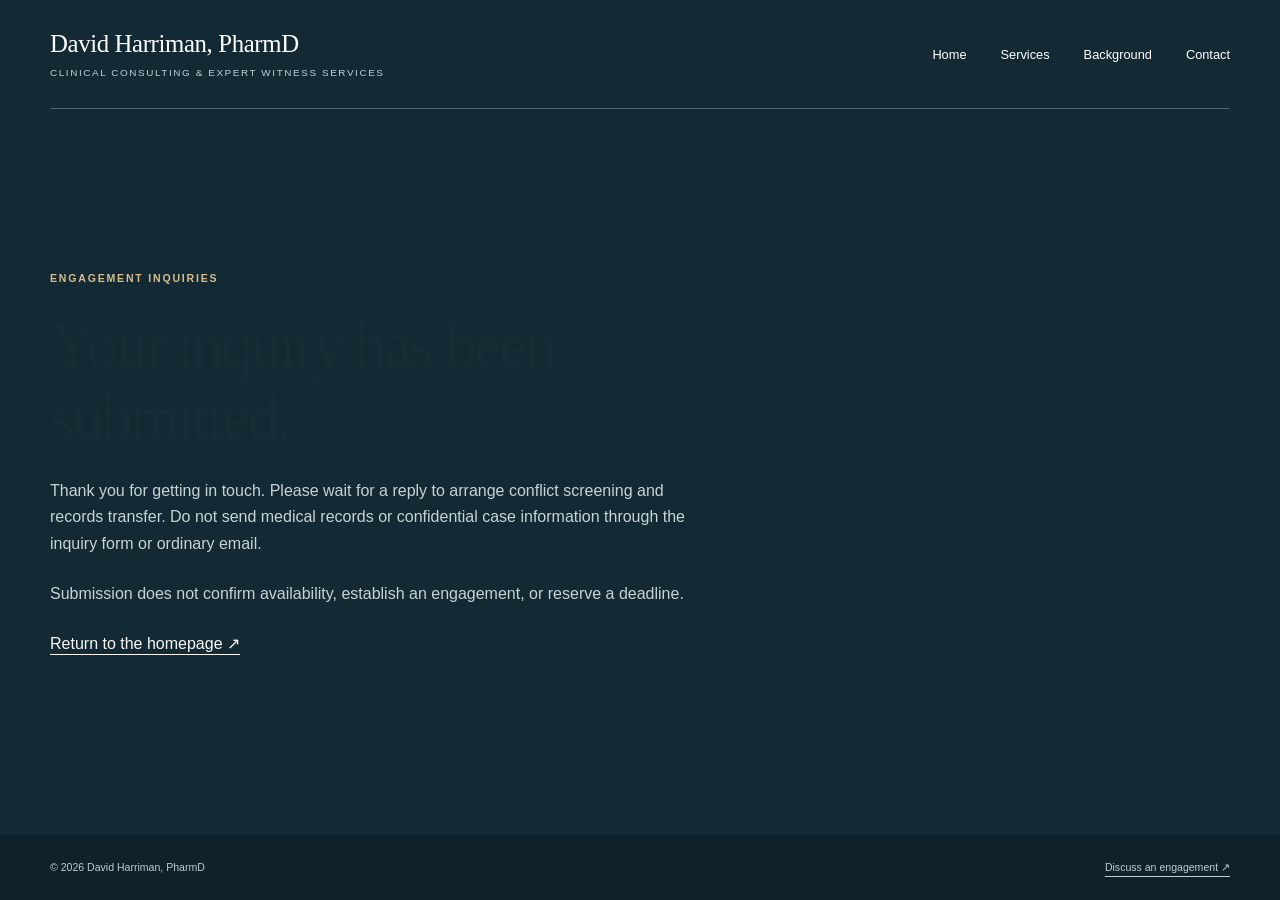
<file: inquiry-received.html>
<!DOCTYPE html>
<html lang="en">
<head>
<meta charset="utf-8">
<meta name="viewport" content="width=device-width, initial-scale=1">
<title>Inquiry received | David Harriman, PharmD</title>
<meta name="robots" content="noindex">
<meta name="description" content="Discuss a pharmacist consulting engagement, clinical questions, scope, and deadlines with David Harriman. Consulting nationwide.">
<meta name="theme-color" content="#132e39">
<link rel="canonical" href="https://harrimanpharmd.com/inquiry-received.html">
<link rel="stylesheet" href="styles.css?v=55a1c35e2c81">

<link rel="stylesheet" href="contact.css?v=3">
<link rel="stylesheet" href="navigation.css?v=20261025">
</head>
<body class="contact-page"><a class="skip" href="#main">Skip to content</a><header class="top"><div class="wrap"><a class="brand" href="index.html" aria-label="David Harriman, PharmD home"><strong>David Harriman<span class="degree">, PharmD</span></strong><span>Clinical consulting &amp; expert witness services</span></a><nav aria-label="Main navigation"><a href="index.html">Home</a><a href="practice.html">Services</a><a href="experience.html">Background</a><a href="contact.html">Contact</a></nav></div></header><main id="main" tabindex="-1"><div class="wrap"><section class="receipt"><p class="eyebrow">Engagement inquiries</p><h1>Your inquiry has been submitted.</h1><p>Thank you for getting in touch. Please wait for a reply to arrange conflict screening and records transfer. Do not send medical records or confidential case information through the inquiry form or ordinary email.</p><p>Submission does not confirm availability, establish an engagement, or reserve a deadline.</p><p><a href="index.html">Return to the homepage ↗</a></p></section></div></main><footer><div class="wrap footer-grid"><p>&copy; 2026 David Harriman, PharmD</p><p><a href="contact.html">Discuss an engagement ↗</a></p></div></footer></body></html>
</file>
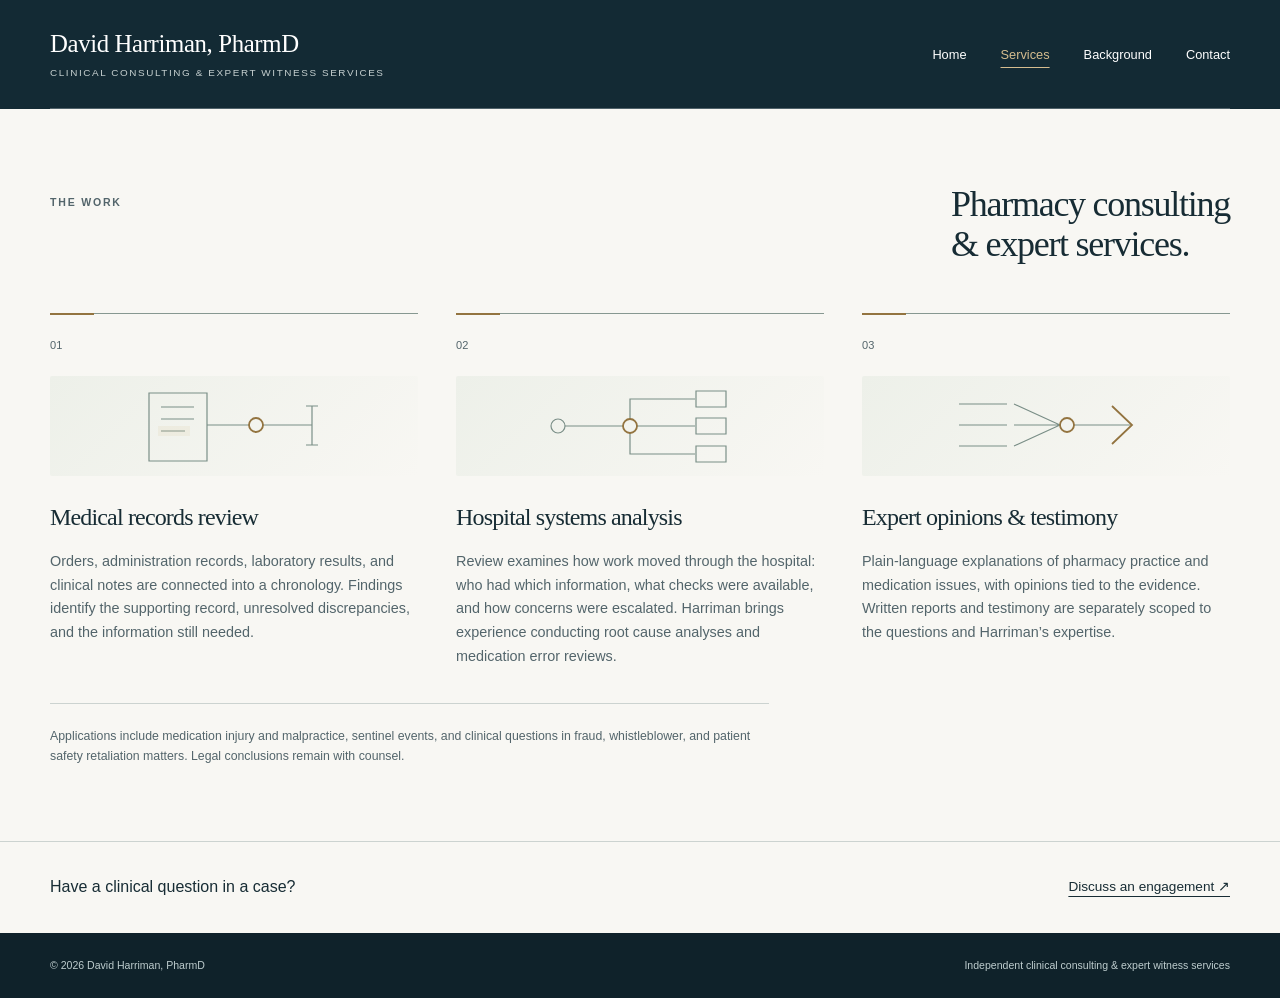
<file: practice.html>
<!DOCTYPE html>
<html lang="en">
<head>
<meta charset="utf-8">
<meta name="viewport" content="width=device-width, initial-scale=1">
<title>Services | David Harriman, PharmD</title>
<meta name="description" content="Medical records review, hospital systems analysis, and pharmacist expert opinions for attorneys nationwide.">
<meta name="theme-color" content="#132e39">
<link rel="canonical" href="https://harrimanpharmd.com/practice.html">
<style>
:root{--ink:#172c34;--muted:#53656b;--paper:#f8f7f3;--navy:#132a34;--line:#ccd3d0;--gold:#d5bd8f}*{box-sizing:border-box}html{scroll-padding-top:25px}body{margin:0;background:var(--paper);color:var(--ink);font:16px/1.65 -apple-system,BlinkMacSystemFont,"Segoe UI",Arial,sans-serif}h1,h2,h3,p{margin:0}h1,h2,h3{font-family:Georgia,"Times New Roman",serif;font-weight:400;line-height:1.12}h1{font-size:clamp(3.4rem,6.2vw,5.8rem);letter-spacing:-.045em}h2{font-size:clamp(2.2rem,3.9vw,3.6rem);letter-spacing:-.035em}h3{font-size:1.6rem;letter-spacing:-.02em}em{font-weight:400}a{color:inherit;text-underline-offset:5px}a:hover{text-decoration-thickness:2px}a:focus-visible,summary:focus-visible,main:focus-visible{outline:3px solid #9b773d;outline-offset:5px}.hero a:focus-visible,.contact a:focus-visible{outline-color:var(--gold)}.wrap{width:min(1180px,100% - 96px);margin:auto}.skip{position:absolute;top:-100px;left:20px;z-index:5;background:white;padding:12px}.skip:focus{top:12px}.top{background:var(--navy);color:#fff}.top .wrap{display:flex;justify-content:space-between;align-items:center;padding-block:28px;border-bottom:1px solid #50626a;gap:30px}.brand{text-decoration:none;line-height:1.3}.brand strong{display:block;font-family:Georgia,serif;font-size:1.55rem;font-weight:400;letter-spacing:-.015em}.brand strong .degree{display:inline;font:inherit;letter-spacing:inherit;text-transform:none;color:inherit}.brand span{display:block;font-size:.62rem;letter-spacing:.16em;text-transform:uppercase;color:#c6d0d0;margin-top:7px}nav{display:flex;align-items:center;gap:34px}nav a{font-size:.8rem;text-decoration:none;padding:9px 0}nav a:hover{text-decoration:underline}.nav-contact{border-bottom:1px solid var(--gold)}.nav-contact span{margin-left:20px;color:var(--gold)}.hero{background:var(--navy);color:#f8f7f3;padding-top:54px}.eyebrow{font-size:.66rem;text-transform:uppercase;letter-spacing:.17em;font-weight:600;color:var(--muted);margin-bottom:23px}.hero .eyebrow{color:var(--gold)}.hero-grid{display:grid;grid-template-columns:1.4fr 1fr;gap:75px;align-items:center;padding:20px 0 70px}.hero h1 em{color:var(--gold)}.hero-aside{border-left:1px solid #687b82;padding-left:30px;margin-top:24px}.lead{font-size:1.12rem;line-height:1.7;max-width:34ch}.hero-note{color:#becdce;font-size:.86rem;margin-top:20px;max-width:30ch}.hero-link{font-size:.82rem;display:inline-flex;justify-content:space-between;gap:30px;margin-top:28px;padding-bottom:9px;border-bottom:1px solid #87989a;text-decoration:none}.hero-link span{color:var(--gold)}.hero-foot{display:flex;gap:40px;border-top:1px solid #50626a;padding-block:18px;font-size:.7rem;letter-spacing:.03em;color:#becdce}.hero-foot span:last-child{margin-left:auto}.section{padding-block:75px;border-bottom:1px solid var(--line)}.service-layout>div:first-child{display:flex;justify-content:space-between;align-items:start;gap:50px;margin-bottom:48px}.service-layout>div:first-child h2{font-size:2.5rem;max-width:22ch}.service-layout>div:first-child .eyebrow{padding-top:10px;white-space:nowrap}.service-list{list-style:none;padding:0;margin:0;display:grid;grid-template-columns:repeat(3,1fr);gap:38px}.service-list li{border-top:1px solid #879891;padding-top:22px}.index{display:block;color:var(--muted);font-size:.69rem;margin-bottom:22px}.service-list h3{max-width:15ch}.service-list p{font-size:.9rem;color:var(--muted);margin-top:18px}.matter-line{font-size:.77rem;color:var(--muted);border-top:1px solid var(--line);padding-top:22px;margin-top:34px;max-width:105ch}.background{background:#e9ede9}.principal-grid{display:grid;grid-template-columns:.86fr 1.14fr;gap:95px;align-items:center}.principal-photo{margin:0}.portrait-frame{width:100%;aspect-ratio:4/4.7;overflow:hidden}.portrait{display:block;width:100%;height:100%;object-fit:cover;object-position:37% 50%}.principal-photo figcaption{display:flex;justify-content:space-between;gap:20px;font-size:.72rem;border-bottom:1px solid #aab9b1;padding:15px 0}.principal-photo figcaption span{color:var(--muted)}.principal-copy .eyebrow{margin-bottom:18px}.bio-intro{margin-top:25px;font-size:1.03rem;max-width:46ch}.bio-body{margin-top:16px;font-size:.88rem;color:var(--muted);max-width:52ch}.expertise-lines{margin-top:25px;border-top:1px solid #b8c5bd}.expertise-lines p{padding:10px 0;border-bottom:1px solid #b8c5bd;font-size:.8rem}.bio-detail{margin-top:20px}.bio-detail summary{display:flex;justify-content:space-between;gap:15px;cursor:pointer;font-size:.78rem;padding-block:8px;list-style:none}.bio-detail summary::-webkit-details-marker{display:none}.bio-detail[open] summary span{transform:rotate(45deg)}.bio-details p{font-size:.82rem;margin-top:14px;color:var(--muted)}.cv-link{display:inline-flex;gap:28px;font-size:.77rem;margin-top:20px}.contact{background:var(--navy);color:var(--paper);border:0}.contact-grid{display:grid;grid-template-columns:1fr 1fr;gap:100px}.contact .eyebrow{color:var(--gold)}.contact h2{font-size:3.8rem}.contact h2 em{color:var(--gold)}.contact-address{margin-top:26px;font-size:1.04rem;overflow-wrap:anywhere}.contact-address a{display:inline-block;padding-block:5px}.small{font-size:.75rem;color:#becdce;margin-top:22px}.inquiry{border-top:1px solid #71858b;padding-top:25px;align-self:center}.inquiry h3{font-size:1.5rem}.inquiry p{color:#d2dcdb;font-size:.86rem;margin-top:18px}.inquiry .small{font-size:.74rem;color:#becdce}footer{background:#0f222a;color:#becdce}.footer-grid{display:flex;justify-content:space-between;gap:20px;padding-block:24px;font-size:.66rem}
@media(max-width:950px){.wrap{width:calc(100% - 56px)}.hero-grid{gap:35px;grid-template-columns:1.4fr 1fr}.hero-aside{padding-left:22px}.lead{font-size:1rem}.principal-grid{gap:45px}.service-list{gap:25px}.contact-grid{gap:45px}.section{padding-block:55px}}
@media(max-width:650px){.wrap{width:calc(100% - 40px)}.top .wrap{flex-direction:column;align-items:flex-start;padding-block:21px;gap:18px}.brand strong{font-size:1.3rem}.brand span{font-size:.55rem}nav{width:100%;justify-content:space-between;gap:20px}nav a{font-size:.76rem}.nav-contact span{margin-left:12px}.hero{padding-top:33px}.hero .eyebrow{font-size:.59rem;max-width:34ch}.hero-grid{grid-template-columns:1fr;gap:30px;padding-bottom:35px}h1{font-size:clamp(2.9rem,10.9vw,4.3rem)}.hero-aside{border-left:0;border-top:1px solid #687b82;padding:23px 0 0;margin:0}.lead{max-width:40ch}.hero-note{max-width:40ch;margin-top:12px}.hero-link{margin-top:20px}.hero-foot{flex-wrap:wrap;gap:7px 20px;font-size:.65rem}.hero-foot span:last-child{margin-left:0;width:100%}.section{padding-block:42px}.service-layout>div:first-child{display:block;margin-bottom:30px}.service-layout>div:first-child h2{font-size:2.1rem}.service-layout>div:first-child .eyebrow{padding:0;margin-bottom:16px}.service-list{grid-template-columns:1fr;gap:25px}.service-list li{display:grid;grid-template-columns:25px 1fr;gap:15px;padding-top:19px}.service-list h3{max-width:none;font-size:1.5rem}.service-list p{margin-top:12px}.index{padding-top:6px;margin:0}.principal-grid{grid-template-columns:1fr;gap:32px}.principal-photo{width:min(100%,340px);margin:auto}.principal-copy h2{font-size:2.7rem}.contact-grid{grid-template-columns:1fr;gap:35px}.contact h2{font-size:3rem}.inquiry{padding-top:22px}.footer-grid{flex-direction:column;gap:7px}.matter-line{font-size:.74rem}.principal-photo figcaption{font-size:.69rem}}
@media(prefers-reduced-motion:no-preference){html{scroll-behavior:smooth}}
@media print{.top,.skip,.hero-link{display:none}.wrap{width:100%}.hero,.contact,footer{background:white;color:#172c34}.hero .eyebrow,.hero h1 em,.hero-note,.hero-foot,.contact .eyebrow,.contact h2 em,.inquiry p,.small{color:#53656b}.hero{padding:10px 0}.hero-grid,.section{padding-block:20px}.hero-grid{gap:30px}h1{font-size:3rem}.background{background:white}.principal-grid{grid-template-columns:180px 1fr;gap:30px}.service-list li{break-inside:avoid}}
.perspectives{margin-top:25px;border-top:1px solid #b8c5bd}.perspectives>div{display:grid;grid-template-columns:110px 1fr;gap:20px;padding:15px 0;border-bottom:1px solid #b8c5bd}.perspectives h3{font-family:inherit;font-weight:600;font-size:.77rem;line-height:1.5}.perspectives p{font-size:.8rem;line-height:1.65;color:var(--muted)}.principal-grid{align-items:start}.principal-copy .bio-intro{font-size:1.02rem}.contact h2{font-size:clamp(2.4rem,3.9vw,3.5rem)}.service-layout>div:first-child h2{max-width:25ch;font-size:2.25rem}.hero h1{font-size:clamp(3.4rem,6.1vw,5.6rem)}
@media(max-width:650px){.hero h1{font-size:clamp(2.7rem,10.3vw,4rem)}.hero-grid{gap:25px;padding-block:8px 34px}.perspectives>div{grid-template-columns:1fr;gap:7px}.service-layout>div:first-child h2{font-size:1.95rem}.brand strong{font-size:1.3rem}.brand>span{font-size:.53rem}}

/* Quiet visual structure; all content remains visible without JavaScript. */
.hero{position:relative;isolation:isolate;overflow:hidden;background:radial-gradient(ellipse at 92% 15%,#25454d 0,transparent 58%),var(--navy)}
.hero>.wrap{position:relative;z-index:1}.hero-art{position:absolute;right:-80px;top:-90px;width:650px;height:650px;opacity:.16;pointer-events:none;color:var(--gold);transform:rotate(-12deg)}
.hero-art path{fill:none;stroke:currentColor;stroke-width:1}.hero-art circle{fill:var(--gold)}
.hero h1 em{position:relative;display:inline-block}.hero h1 em:after{content:"";position:absolute;left:0;right:0;bottom:-9px;height:1px;background:linear-gradient(90deg,var(--gold),transparent);transform-origin:left}
.service-art{display:block;width:100%;height:100px;margin:0 0 27px;color:#7b8f88;background:linear-gradient(135deg,#edf0e9,#f8f7f3);border-radius:2px}
.service-art path,.service-art rect,.service-art circle{fill:none;stroke:currentColor;stroke-width:1.2;vector-effect:non-scaling-stroke}.service-art .accent{stroke:#937440;stroke-width:1.8}.service-art .wash{fill:#d5bd8f;fill-opacity:.14;stroke:none}
.service-list li{position:relative}.service-list li:before{content:"";position:absolute;left:0;top:-1px;width:44px;height:2px;background:#937440;transform-origin:left}
.portrait-frame{box-shadow:18px 18px 0 #dce3dc;position:relative}.principal-photo{padding-right:10px}.principal-photo figcaption{margin-top:9px}.hero-link span,.cv-link span,.nav-contact span{display:inline-block}.contact{background:radial-gradient(ellipse at 100% 100%,#25454d,transparent 70%),var(--navy)}
@media(prefers-reduced-motion:no-preference){
.hero-art{animation:arrive-art 1.8s ease-out both,float-art 20s 1.8s ease-in-out infinite}.hero h1 em:after{background-image:linear-gradient(90deg,transparent,rgba(245,225,184,.28),transparent),linear-gradient(90deg,var(--gold),transparent);background-size:45% 100%,100% 100%;background-repeat:no-repeat;background-position:35% 0,0 0;animation:draw-rule 1.3s .2s ease-out both,underline-drift 8s 1.5s ease-in-out infinite}
.hero-link span,.cv-link span,.nav-contact span{transition:transform .25s ease}.hero-link:hover span,.cv-link:hover span,.nav-contact:hover span{transform:translate(3px,-3px)}
.service-list li:before{transition:transform .35s ease}.service-list li:hover:before{transform:scaleX(2)}
@keyframes arrive-art{from{opacity:0;transform:translateX(20px) rotate(-10deg)}to{opacity:.16;transform:translateX(0) rotate(-12deg)}}
@keyframes float-art{0%,100%{transform:translate(0,0) rotate(-12deg)}33%{transform:translate(-18px,-14px) rotate(-9deg)}66%{transform:translate(8px,-24px) rotate(-14deg)}}
@keyframes underline-drift{0%,100%{background-position:35% 0,0 0}50%{background-position:65% 0,0 0}}
@keyframes draw-rule{from{transform:scaleX(0)}to{transform:scaleX(1)}}
}
@media(max-width:650px){.hero-art{width:430px;height:430px;right:-210px;top:-20px}.service-art{height:90px;margin-bottom:20px}.portrait-frame{box-shadow:10px 10px 0 #dce3dc}}
@media print{.hero-art,.service-art{display:none}.portrait-frame{box-shadow:none}.hero,.contact{background:white}}

.hero-foot span:nth-child(2){margin-left:auto}@media(max-width:650px){.hero-foot span:nth-child(2){margin-left:0}}

@media(prefers-reduced-motion:no-preference){
.hero h1{animation:headline-arrive 2.2s .1s cubic-bezier(.16,1,.3,1) both}
@keyframes headline-arrive{from{opacity:0;transform:translateY(22px)}to{opacity:1;transform:translateY(0)}}
}
.cv-actions{display:flex;flex-wrap:wrap;gap:0 32px}.cv-actions .cv-link{gap:14px}
body{min-height:100svh;display:flex;flex-direction:column}main{flex:1}nav a[aria-current="page"]{color:var(--gold)}nav a[aria-current="page"]:not(.nav-contact){text-decoration:underline;text-underline-offset:8px}.service-layout>div:first-child h1{font-size:2.25rem;max-width:25ch;letter-spacing:-.035em}.principal-copy h1{font-size:clamp(2.2rem,3.9vw,3.6rem);letter-spacing:-.035em}.page-cta{display:flex;justify-content:space-between;align-items:center;gap:24px;padding-block:32px}.page-cta p{font-size:1rem}.page-cta a{font-size:.85rem}@media(max-width:650px){.service-layout>div:first-child h1{font-size:1.95rem}.principal-copy h1{font-size:2.7rem}.page-cta{align-items:flex-start;flex-direction:column;gap:12px}}
</style>
<link rel="stylesheet" href="navigation.css?v=20261025">
</head>
<body><a class="skip" href="#main">Skip to content</a><header class="top"><div class="wrap"><a class="brand" href="index.html" aria-label="David Harriman, PharmD home"><strong>David Harriman<span class="degree">, PharmD</span></strong><span>Clinical consulting &amp; expert witness services</span></a><nav aria-label="Main navigation"><a href="index.html">Home</a><a href="practice.html" aria-current="page">Services</a><a href="experience.html">Background</a><a href="contact.html">Contact</a></nav></div></header><main id="main" tabindex="-1"><section class="section" id="matters" aria-labelledby="matters-title"><div class="wrap service-layout"><div><p class="eyebrow">The work</p><h1 id="matters-title">Pharmacy consulting<br>&amp; expert services.</h1></div><div><ol class="service-list"><li><span class="index" aria-hidden="true">01</span><div><svg class="service-art" viewBox="0 0 290 100" aria-hidden="true" focusable="false"><rect x="60" y="17" width="58" height="68"/><path d="M72 31H105 M72 43H105 M72 55H96 M118 49H160 M174 49H223"/><circle class="accent" cx="167" cy="49" r="7"/><rect class="wash" x="69" y="50" width="32" height="10"/><path d="M223 30V69 M217 30H229 M217 69H229"/></svg><h2 class="service-title" id="records">Medical records review</h2><p>Orders, administration records, laboratory results, and clinical notes are connected into a chronology. Findings identify the supporting record, unresolved discrepancies, and the information still needed.</p></div></li><li><span class="index" aria-hidden="true">02</span><div><svg class="service-art" viewBox="0 0 290 100" aria-hidden="true" focusable="false"><path d="M70 50H128 M142 50H200 M135 43V23H200 M135 57V78H200"/><circle cx="63" cy="50" r="7"/><circle class="accent" cx="135" cy="50" r="7"/><rect x="201" y="15" width="30" height="16"/><rect x="201" y="42" width="30" height="16"/><rect x="201" y="70" width="30" height="16"/></svg><h2 class="service-title" id="systems">Hospital systems analysis</h2><p>Review examines how work moved through the hospital: who had which information, what checks were available, and how concerns were escalated. Harriman brings experience conducting root cause analyses and medication error reviews.</p></div></li><li><span class="index" aria-hidden="true">03</span><div><svg class="service-art" viewBox="0 0 290 100" aria-hidden="true" focusable="false"><path d="M58 28H106 M58 49H106 M58 70H106 M113 28L159 49 M113 70L159 49 M113 49H159 M173 49H231"/><circle class="accent" cx="166" cy="49" r="7"/><path class="accent" d="M211 30L231 49L211 68"/></svg><h2 class="service-title" id="opinions">Expert opinions &amp; testimony</h2><p>Plain-language explanations of pharmacy practice and medication issues, with opinions tied to the evidence. Written reports and testimony are separately scoped to the questions and Harriman’s expertise.</p></div></li></ol><p class="matter-line">Applications include medication injury and malpractice, sentinel events, and clinical questions in fraud, whistleblower, and patient safety retaliation matters. Legal conclusions remain with counsel.</p></div></div></section><div class="wrap page-cta"><p>Have a clinical question in a case?</p><a href="contact.html">Discuss an engagement ↗</a></div></main><footer><div class="wrap footer-grid"><p>&copy; 2026 David Harriman, PharmD</p><p>Independent clinical consulting &amp; expert witness services</p></div></footer><script>
(() => {
  const motion = window.matchMedia('(prefers-reduced-motion: reduce)');
  if (motion.matches || !('IntersectionObserver' in window) || !Element.prototype.animate) return;
  const running = new Set();
  const observer = new IntersectionObserver(entries => {
    for (const entry of entries) {
      if (!entry.isIntersecting) continue;
      observer.unobserve(entry.target);
      if (motion.matches) continue;
      const animation = entry.target.animate([
        {opacity: .35, transform: 'translateY(14px)'},
        {opacity: 1, transform: 'translateY(0)'}
      ], {duration: 650, easing: 'cubic-bezier(.2,.65,.3,1)'});
      running.add(animation);
      animation.onfinish = () => running.delete(animation);
    }
  }, {threshold: .12});
  document.querySelectorAll('.hero-aside, .service-list li, .principal-photo, .principal-copy, .contact-grid').forEach(el => observer.observe(el));
  motion.addEventListener('change', () => {
    if (motion.matches) { observer.disconnect(); running.forEach(animation => animation.cancel()); running.clear(); }
  });
})();
</script></body></html>
</file>
<file: navigation.css>
/* Shared wayfinding and concise homepage overview. */
nav a[aria-current="page"]{color:var(--gold,#d5bd8f);text-decoration:underline;text-underline-offset:7px}
a:focus-visible,summary:focus-visible{outline:3px solid #9a731e;outline-offset:5px}
.overview-cards{display:grid;grid-template-columns:repeat(3,minmax(0,1fr));gap:28px;margin-top:32px}
.overview-cards>a{display:flex;flex-direction:column;gap:18px;border-top:1px solid #b8c5bd;padding:24px 0;text-decoration:none;color:inherit}
.overview-cards h3{font-size:1.45rem}.overview-cards p{font-size:.95rem;color:#53656b}.overview-cards span{margin-top:auto;font-size:.82rem;text-decoration:underline;text-underline-offset:5px}
.recognition{margin:28px 0;padding:24px;border-left:3px solid #aa8a48;background:#f8f7f3;color:#172c34}.recognition h3,.recognition h2{font-size:1.45rem;margin:8px 0 12px}.recognition p{font-size:.9rem;line-height:1.65}.recognition .eyebrow{font-size:.65rem}
.service-list .service-title{font-size:1.5rem;line-height:1.2;scroll-margin-top:120px}
@media(max-width:760px){.top>.wrap{flex-direction:column;align-items:flex-start;gap:16px}nav{width:100%;display:flex;justify-content:space-between;gap:12px}nav a{font-size:.8rem;padding:10px 0}.overview-cards{grid-template-columns:1fr;gap:8px}.recognition{padding:20px}.service-list .service-title{scroll-margin-top:170px}}
</file>
<file: styles.css>
:root{--ink:#172c34;--muted:#53656b;--paper:#f8f7f3;--navy:#132a34;--line:#ccd3d0;--gold:#d5bd8f}*{box-sizing:border-box}html{scroll-padding-top:25px}body{margin:0;background:var(--paper);color:var(--ink);font:16px/1.65 -apple-system,BlinkMacSystemFont,"Segoe UI",Arial,sans-serif}h1,h2,h3,p{margin:0}h1,h2,h3{font-family:Georgia,"Times New Roman",serif;font-weight:400;line-height:1.12}h1{font-size:clamp(3.4rem,6.2vw,5.8rem);letter-spacing:-.045em}h2{font-size:clamp(2.2rem,3.9vw,3.6rem);letter-spacing:-.035em}h3{font-size:1.6rem;letter-spacing:-.02em}em{font-weight:400}a{color:inherit;text-underline-offset:5px}a:hover{text-decoration-thickness:2px}a:focus-visible,summary:focus-visible,main:focus-visible{outline:3px solid #9b773d;outline-offset:5px}.hero a:focus-visible,.contact a:focus-visible{outline-color:var(--gold)}.wrap{width:min(1180px,100% - 96px);margin:auto}.skip{position:absolute;top:-100px;left:20px;z-index:5;background:white;padding:12px}.skip:focus{top:12px}.top{background:var(--navy);color:#fff}.top .wrap{display:flex;justify-content:space-between;align-items:center;padding-block:28px;border-bottom:1px solid #50626a;gap:30px}.brand{text-decoration:none;line-height:1.3}.brand strong{display:block;font-family:Georgia,serif;font-size:1.55rem;font-weight:400;letter-spacing:-.015em}.brand strong .degree{display:inline;font:inherit;letter-spacing:inherit;text-transform:none;color:inherit}.brand span{display:block;font-size:.62rem;letter-spacing:.16em;text-transform:uppercase;color:#c6d0d0;margin-top:7px}nav{display:flex;align-items:center;gap:34px}nav a{font-size:.8rem;text-decoration:none;padding:9px 0}nav a:hover{text-decoration:underline}.nav-contact{border-bottom:1px solid var(--gold)}.nav-contact span{margin-left:20px;color:var(--gold)}.hero{background:var(--navy);color:#f8f7f3;padding-top:54px}.eyebrow{font-size:.66rem;text-transform:uppercase;letter-spacing:.17em;font-weight:600;color:var(--muted);margin-bottom:23px}.hero .eyebrow{color:var(--gold)}.hero-grid{display:grid;grid-template-columns:1.4fr 1fr;gap:75px;align-items:center;padding:20px 0 70px}.hero h1 em{color:var(--gold)}.hero-aside{border-left:1px solid #687b82;padding-left:30px;margin-top:24px}.lead{font-size:1.12rem;line-height:1.7;max-width:34ch}.hero-note{color:#becdce;font-size:.86rem;margin-top:20px;max-width:30ch}.hero-link{font-size:.82rem;display:inline-flex;justify-content:space-between;gap:30px;margin-top:28px;padding-bottom:9px;border-bottom:1px solid #87989a;text-decoration:none}.hero-link span{color:var(--gold)}.hero-foot{display:flex;gap:40px;border-top:1px solid #50626a;padding-block:18px;font-size:.7rem;letter-spacing:.03em;color:#becdce}.hero-foot span:last-child{margin-left:auto}.section{padding-block:75px;border-bottom:1px solid var(--line)}.service-layout>div:first-child{display:flex;justify-content:space-between;align-items:start;gap:50px;margin-bottom:48px}.service-layout>div:first-child h2{font-size:2.5rem;max-width:22ch}.service-layout>div:first-child .eyebrow{padding-top:10px;white-space:nowrap}.service-list{list-style:none;padding:0;margin:0;display:grid;grid-template-columns:repeat(3,1fr);gap:38px}.service-list li{border-top:1px solid #879891;padding-top:22px}.index{display:block;color:var(--muted);font-size:.69rem;margin-bottom:22px}.service-list h3{max-width:15ch}.service-list p{font-size:.9rem;color:var(--muted);margin-top:18px}.matter-line{font-size:.77rem;color:var(--muted);border-top:1px solid var(--line);padding-top:22px;margin-top:34px;max-width:105ch}.background{background:#e9ede9}.principal-grid{display:grid;grid-template-columns:.86fr 1.14fr;gap:95px;align-items:center}.principal-photo{margin:0}.portrait-frame{width:100%;aspect-ratio:4/4.7;overflow:hidden}.portrait{display:block;width:100%;height:100%;object-fit:cover;object-position:37% 50%}.principal-photo figcaption{display:flex;justify-content:space-between;gap:20px;font-size:.72rem;border-bottom:1px solid #aab9b1;padding:15px 0}.principal-photo figcaption span{color:var(--muted)}.principal-copy .eyebrow{margin-bottom:18px}.bio-intro{margin-top:25px;font-size:1.03rem;max-width:46ch}.bio-body{margin-top:16px;font-size:.88rem;color:var(--muted);max-width:52ch}.expertise-lines{margin-top:25px;border-top:1px solid #b8c5bd}.expertise-lines p{padding:10px 0;border-bottom:1px solid #b8c5bd;font-size:.8rem}.bio-detail{margin-top:20px}.bio-detail summary{display:flex;justify-content:space-between;gap:15px;cursor:pointer;font-size:.78rem;padding-block:8px;list-style:none}.bio-detail summary::-webkit-details-marker{display:none}.bio-detail[open] summary span{transform:rotate(45deg)}.bio-details p{font-size:.82rem;margin-top:14px;color:var(--muted)}.cv-link{display:inline-flex;gap:28px;font-size:.77rem;margin-top:20px}.contact{background:var(--navy);color:var(--paper);border:0}.contact-grid{display:grid;grid-template-columns:1fr 1fr;gap:100px}.contact .eyebrow{color:var(--gold)}.contact h2{font-size:3.8rem}.contact h2 em{color:var(--gold)}.contact-address{margin-top:26px;font-size:1.04rem;overflow-wrap:anywhere}.contact-address a{display:inline-block;padding-block:5px}.small{font-size:.75rem;color:#becdce;margin-top:22px}.inquiry{border-top:1px solid #71858b;padding-top:25px;align-self:center}.inquiry h3{font-size:1.5rem}.inquiry p{color:#d2dcdb;font-size:.86rem;margin-top:18px}.inquiry .small{font-size:.74rem;color:#becdce}footer{background:#0f222a;color:#becdce}.footer-grid{display:flex;justify-content:space-between;gap:20px;padding-block:24px;font-size:.66rem}
@media(max-width:950px){.wrap{width:calc(100% - 56px)}.hero-grid{gap:35px;grid-template-columns:1.4fr 1fr}.hero-aside{padding-left:22px}.lead{font-size:1rem}.principal-grid{gap:45px}.service-list{gap:25px}.contact-grid{gap:45px}.section{padding-block:55px}}
@media(max-width:650px){.wrap{width:calc(100% - 40px)}.top .wrap{flex-direction:column;align-items:flex-start;padding-block:21px;gap:18px}.brand strong{font-size:1.3rem}.brand span{font-size:.55rem}nav{width:100%;justify-content:space-between;gap:20px}nav a{font-size:.76rem}.nav-contact span{margin-left:12px}.hero{padding-top:33px}.hero .eyebrow{font-size:.59rem;max-width:34ch}.hero-grid{grid-template-columns:1fr;gap:30px;padding-bottom:35px}h1{font-size:clamp(2.9rem,10.9vw,4.3rem)}.hero-aside{border-left:0;border-top:1px solid #687b82;padding:23px 0 0;margin:0}.lead{max-width:40ch}.hero-note{max-width:40ch;margin-top:12px}.hero-link{margin-top:20px}.hero-foot{flex-wrap:wrap;gap:7px 20px;font-size:.65rem}.hero-foot span:last-child{margin-left:0;width:100%}.section{padding-block:42px}.service-layout>div:first-child{display:block;margin-bottom:30px}.service-layout>div:first-child h2{font-size:2.1rem}.service-layout>div:first-child .eyebrow{padding:0;margin-bottom:16px}.service-list{grid-template-columns:1fr;gap:25px}.service-list li{display:grid;grid-template-columns:25px 1fr;gap:15px;padding-top:19px}.service-list h3{max-width:none;font-size:1.5rem}.service-list p{margin-top:12px}.index{padding-top:6px;margin:0}.principal-grid{grid-template-columns:1fr;gap:32px}.principal-photo{width:min(100%,340px);margin:auto}.principal-copy h2{font-size:2.7rem}.contact-grid{grid-template-columns:1fr;gap:35px}.contact h2{font-size:3rem}.inquiry{padding-top:22px}.footer-grid{flex-direction:column;gap:7px}.matter-line{font-size:.74rem}.principal-photo figcaption{font-size:.69rem}}
@media(prefers-reduced-motion:no-preference){html{scroll-behavior:smooth}}
@media print{.top,.skip,.hero-link{display:none}.wrap{width:100%}.hero,.contact,footer{background:white;color:#172c34}.hero .eyebrow,.hero h1 em,.hero-note,.hero-foot,.contact .eyebrow,.contact h2 em,.inquiry p,.small{color:#53656b}.hero{padding:10px 0}.hero-grid,.section{padding-block:20px}.hero-grid{gap:30px}h1{font-size:3rem}.background{background:white}.principal-grid{grid-template-columns:180px 1fr;gap:30px}.service-list li{break-inside:avoid}}
.perspectives{margin-top:25px;border-top:1px solid #b8c5bd}.perspectives>div{display:grid;grid-template-columns:110px 1fr;gap:20px;padding:15px 0;border-bottom:1px solid #b8c5bd}.perspectives h3{font-family:inherit;font-weight:600;font-size:.77rem;line-height:1.5}.perspectives p{font-size:.8rem;line-height:1.65;color:var(--muted)}.principal-grid{align-items:start}.principal-copy .bio-intro{font-size:1.02rem}.contact h2{font-size:clamp(2.4rem,3.9vw,3.5rem)}.service-layout>div:first-child h2{max-width:25ch;font-size:2.25rem}.hero h1{font-size:clamp(3.4rem,6.1vw,5.6rem)}
@media(max-width:650px){.hero h1{font-size:clamp(2.7rem,10.3vw,4rem)}.hero-grid{gap:25px;padding-block:8px 34px}.perspectives>div{grid-template-columns:1fr;gap:7px}.service-layout>div:first-child h2{font-size:1.95rem}.brand strong{font-size:1.3rem}.brand>span{font-size:.53rem}}

/* Quiet visual structure; all content remains visible without JavaScript. */
.hero{position:relative;isolation:isolate;overflow:hidden;background:radial-gradient(ellipse at 92% 15%,#25454d 0,transparent 58%),var(--navy)}
.hero>.wrap{position:relative;z-index:1}.hero-art{position:absolute;right:-80px;top:-90px;width:650px;height:650px;opacity:.16;pointer-events:none;color:var(--gold);transform:rotate(-12deg)}
.hero-art path{fill:none;stroke:currentColor;stroke-width:1}.hero-art circle{fill:var(--gold)}
.hero h1 em{position:relative;display:inline-block}.hero h1 em:after{content:"";position:absolute;left:0;right:0;bottom:-9px;height:1px;background:linear-gradient(90deg,var(--gold),transparent);transform-origin:left}
.service-art{display:block;width:100%;height:100px;margin:0 0 27px;color:#7b8f88;background:linear-gradient(135deg,#edf0e9,#f8f7f3);border-radius:2px}
.service-art path,.service-art rect,.service-art circle{fill:none;stroke:currentColor;stroke-width:1.2;vector-effect:non-scaling-stroke}.service-art .accent{stroke:#937440;stroke-width:1.8}.service-art .wash{fill:#d5bd8f;fill-opacity:.14;stroke:none}
.service-list li{position:relative}.service-list li:before{content:"";position:absolute;left:0;top:-1px;width:44px;height:2px;background:#937440;transform-origin:left}
.portrait-frame{box-shadow:18px 18px 0 #dce3dc;position:relative}.principal-photo{padding-right:10px}.principal-photo figcaption{margin-top:9px}.hero-link span,.cv-link span,.nav-contact span{display:inline-block}.contact{background:radial-gradient(ellipse at 100% 100%,#25454d,transparent 70%),var(--navy)}
@media(prefers-reduced-motion:no-preference){
.hero-art{animation:arrive-art 1.8s ease-out both,float-art 20s 1.8s ease-in-out infinite}.hero h1 em:after{animation:draw-rule 1.3s .2s ease-out both}
.hero-link span,.cv-link span,.nav-contact span{transition:transform .25s ease}.hero-link:hover span,.cv-link:hover span,.nav-contact:hover span{transform:translate(3px,-3px)}
.service-list li:before{transition:transform .35s ease}.service-list li:hover:before{transform:scaleX(2)}
@keyframes arrive-art{from{opacity:0;transform:translateX(20px) rotate(-10deg)}to{opacity:.16;transform:translateX(0) rotate(-12deg)}}
@keyframes float-art{0%,100%{transform:translate(0,0) rotate(-12deg)}33%{transform:translate(-18px,-14px) rotate(-9deg)}66%{transform:translate(8px,-24px) rotate(-14deg)}}
@keyframes draw-rule{from{transform:scaleX(0)}to{transform:scaleX(1)}}
}
@media(max-width:650px){.hero-art{width:430px;height:430px;right:-210px;top:-20px}.service-art{height:90px;margin-bottom:20px}.portrait-frame{box-shadow:10px 10px 0 #dce3dc}}
@media print{.hero-art,.service-art{display:none}.portrait-frame{box-shadow:none}.hero,.contact{background:white}}

.motion-toggle{font:inherit;color:inherit;background:none;border:0;padding:0;cursor:pointer;text-decoration:underline;text-underline-offset:4px}.motion-toggle:focus-visible{outline:2px solid var(--gold);outline-offset:5px}.hero-foot span:nth-child(2){margin-left:auto}.hero.motion-paused .hero-art{animation-play-state:paused}@media(max-width:650px){.hero-foot span:nth-child(2){margin-left:0}}@media(prefers-reduced-motion:reduce){.motion-toggle{display:none}}

body{min-height:100vh;display:flex;flex-direction:column}main{flex:1}nav a[aria-current="page"]{color:var(--gold);text-decoration:underline;text-underline-offset:8px}.home .hero{min-height:calc(100svh - 112px);display:flex;align-items:center}.home .hero>.wrap{width:min(1180px,100% - 96px)}.home .hero-grid{padding-block:45px 85px}.proof{display:grid;grid-template-columns:1fr 1.8fr auto;align-items:center;gap:45px;padding-block:38px}.proof .eyebrow{margin:0}.proof p:not(.eyebrow){font-size:.95rem;max-width:60ch}.proof a{font-size:.8rem;white-space:nowrap}.page-heading{padding-block:55px 45px;border-bottom:1px solid var(--line)}.page-heading h1{font-size:clamp(2.7rem,5vw,4.5rem)}.page-heading p:last-child{margin-top:20px;max-width:60ch;color:var(--muted)}.page-cta{display:flex;justify-content:space-between;align-items:center;gap:30px;padding-block:38px}.page-cta p{font-size:1.1rem}.page-cta a{font-size:.9rem}.contact-page{background:var(--navy)}.contact-page main{display:flex;align-items:center}.contact-page .contact{width:100%;min-height:65vh;display:flex;align-items:center}.contact-page h1{font-size:clamp(2.6rem,4.6vw,4.2rem)}.contact-page h1 em{color:var(--gold)}.experience-page .principal-copy h2{font-size:clamp(2rem,3.2vw,3rem)}.footer-grid a{color:inherit}
@media(max-width:950px){.home .hero>.wrap{width:calc(100% - 56px)}.proof{gap:25px;grid-template-columns:1fr 2fr}.proof a{grid-column:2}.home .hero-grid{padding-block:25px 55px}}
@media(max-width:650px){.home .hero{min-height:0}.home .hero>.wrap{width:calc(100% - 40px)}.home .hero-grid{padding-block:8px 34px}.proof{display:block;padding-block:30px}.proof p:not(.eyebrow){margin-top:14px}.proof a{display:inline-block;margin-top:18px}.page-heading{padding-block:35px}.page-cta{display:block}.page-cta a{display:inline-block;margin-top:15px}.contact-page main{display:block}.contact-page .contact{min-height:0}nav{gap:14px}nav a{font-size:.72rem}.nav-contact span{margin-left:5px}}
@media print{.page-cta{display:none}.home .hero{min-height:0}.contact-page{background:white}.contact-page h1 em{color:var(--ink)}}

.contact .inquiry-title{font-size:1.5rem}

/* Fit the complete desktop home to the viewport without clipping content. */
@media screen and (min-width:1000px){
.home{height:100svh;min-height:640px}
.home .top .wrap{padding-block:20px}
.home main{display:flex;flex-direction:column;min-height:0;flex:1 0 auto}
.home .hero{min-height:0;flex:1;padding-top:18px}
.home .hero>.wrap{display:flex;flex-direction:column;align-self:stretch}
.home .hero .eyebrow{margin-bottom:12px}
.home .hero-grid{flex:1;padding-block:16px 24px;gap:60px}
.home .hero h1{font-size:clamp(3.3rem,min(6.1vw,9svh),5.6rem)}
.home .hero-aside{margin-top:0}
.home .lead{font-size:1rem;line-height:1.6}
.home .hero-note{margin-top:14px}
.home .hero-link{margin-top:18px}
.home .hero-foot{padding-block:14px}
.home .proof{padding-block:18px;gap:30px}
.home .proof p:not(.eyebrow){font-size:.83rem}
.home .footer-grid{padding-block:14px}
}

/* Scrolling home: a generous opening followed by selected experience and inquiry. */
.home.home-scroll{height:auto;min-height:100svh}
.home-scroll main{display:block;flex:1}
.home-scroll .hero{min-height:0;display:block;padding-top:48px}
.home-scroll .hero>.wrap{display:block}
.home-scroll .hero-grid{padding-block:28px 66px}
.home-scroll .hero h1{font-size:clamp(3.4rem,6.1vw,5.6rem)}
.home-scroll .hero .eyebrow{margin-bottom:23px}
.home-scroll .lead{font-size:1.12rem;line-height:1.7}
.home-scroll .hero-aside{margin-top:24px}
.home-scroll .hero-foot{padding-block:18px}
.home-experience .principal-grid{align-items:center}
.home-experience h2{font-size:clamp(2.1rem,3.5vw,3.25rem)}
.home-inquiry .inquiry{border:0;padding:0}
.home-inquiry .inquiry>p:first-child{margin-top:0}
@media(max-width:650px){.home-scroll .hero{padding-top:33px}.home-scroll .hero-grid{padding-block:8px 34px}.home-scroll .hero h1{font-size:clamp(2.7rem,10.3vw,4rem)}.home-scroll .lead{font-size:1rem}.home-scroll .hero-aside{margin-top:0}.home-experience .principal-grid{gap:32px}}
</file>
<file: contact.css>
/* Dedicated inquiry page, matching the main site's navy and gold palette. */
.contact-page{min-height:100svh;display:flex;flex-direction:column;background:var(--navy)}
.contact-page main{flex:1}
.contact-page .contact{background:radial-gradient(ellipse at 100% 80%,#23434b 0,transparent 65%),var(--navy);padding-block:64px 76px}
.contact-page .contact-grid{grid-template-columns:1fr 1fr;gap:80px;align-items:start}
.contact-page .contact h1{font-size:clamp(2.8rem,4.15vw,4rem);line-height:1.16;letter-spacing:-.035em}
.contact-page .contact h1 em{color:var(--gold)}
.contact-page .inquiry{align-self:start;padding-top:23px}
.contact-page .inquiry-title{font-size:2rem}
.contact-page .form-intro{margin-top:15px;max-width:55ch}
.form-fields{display:grid;grid-template-columns:1fr 1fr;gap:19px 20px;margin-top:27px}
.field{min-width:0}.field.full{grid-column:1/-1}
/* Keep paired inputs aligned even when one label wraps. */
.field:not(.full){display:flex;flex-direction:column}
.field:not(.full) label{flex:1}
.field label{display:block;font-size:.9rem;color:var(--paper);margin-bottom:7px}
.field label span{color:#bdcbcd;font-size:.875rem}
.field input,.field textarea,.field select{display:block;width:100%;border:1px solid #71878b;border-radius:2px;background:#ffffff08;color:var(--paper);font:inherit;font-size:1rem;padding:10px 12px;line-height:1.45}
.field select{min-height:46px;color-scheme:dark}.field select option{background:var(--navy);color:var(--paper)}
.inquiry .inquiry-privacy{border-left:3px solid var(--gold);background:#ffffff08;padding:14px 16px;margin-top:20px;font-size:1rem;line-height:1.55;color:var(--paper)}
.inquiry .field-help{font-size:.875rem;line-height:1.5;color:#d2dcdb;margin:0 0 10px}
.field input{min-height:46px}.field textarea{resize:vertical;min-height:120px}
.field input::placeholder{color:#adbdc0;font-size:.82rem}
.field input:focus-visible,.field textarea:focus-visible,.field select:focus-visible,.submit-inquiry:focus-visible{outline:2px solid var(--gold);outline-offset:3px}
.inquiry .form-note{font-size:.73rem;line-height:1.6;margin-top:19px;color:#bdcbcd}
.form-note strong{font-weight:600;color:#e0e6e3}
.submit-inquiry{display:flex;align-items:center;justify-content:space-between;gap:50px;background:var(--gold);border:1px solid var(--gold);color:var(--navy);font:inherit;font-size:.88rem;font-weight:600;padding:12px 19px;margin-top:24px;cursor:pointer;transition:background .2s}
.submit-inquiry:hover{background:#e4cfa8}.submit-inquiry span{font-size:1.2rem}
.inquiry .form-disclosure{font-size:.68rem;line-height:1.6;max-width:60ch;margin-top:17px}
.receipt{max-width:650px;padding-block:80px 120px}.receipt h1{font-size:clamp(3rem,5vw,4rem)}.receipt p{color:#c6d4d4;margin-top:24px}.receipt .eyebrow{color:var(--gold)}.receipt a{color:var(--paper)}
@media(max-width:950px){.contact-page .contact-grid{gap:40px}.contact-page .contact{padding-block:48px}}
@media(max-width:700px){.contact-page .contact-grid{grid-template-columns:1fr;gap:42px}.contact-page .contact h1{font-size:clamp(2.65rem,8vw,3.7rem)}.contact-page .contact{padding-block:38px 50px}.contact-page .contact-address{font-size:1rem}}
@media(max-width:420px){.form-fields{grid-template-columns:1fr}.submit-inquiry{width:100%}}
@media(prefers-reduced-motion:reduce){.submit-inquiry{transition:none}}

.contact-page nav .nav-contact[aria-current="page"]{text-decoration:none}
</file>
